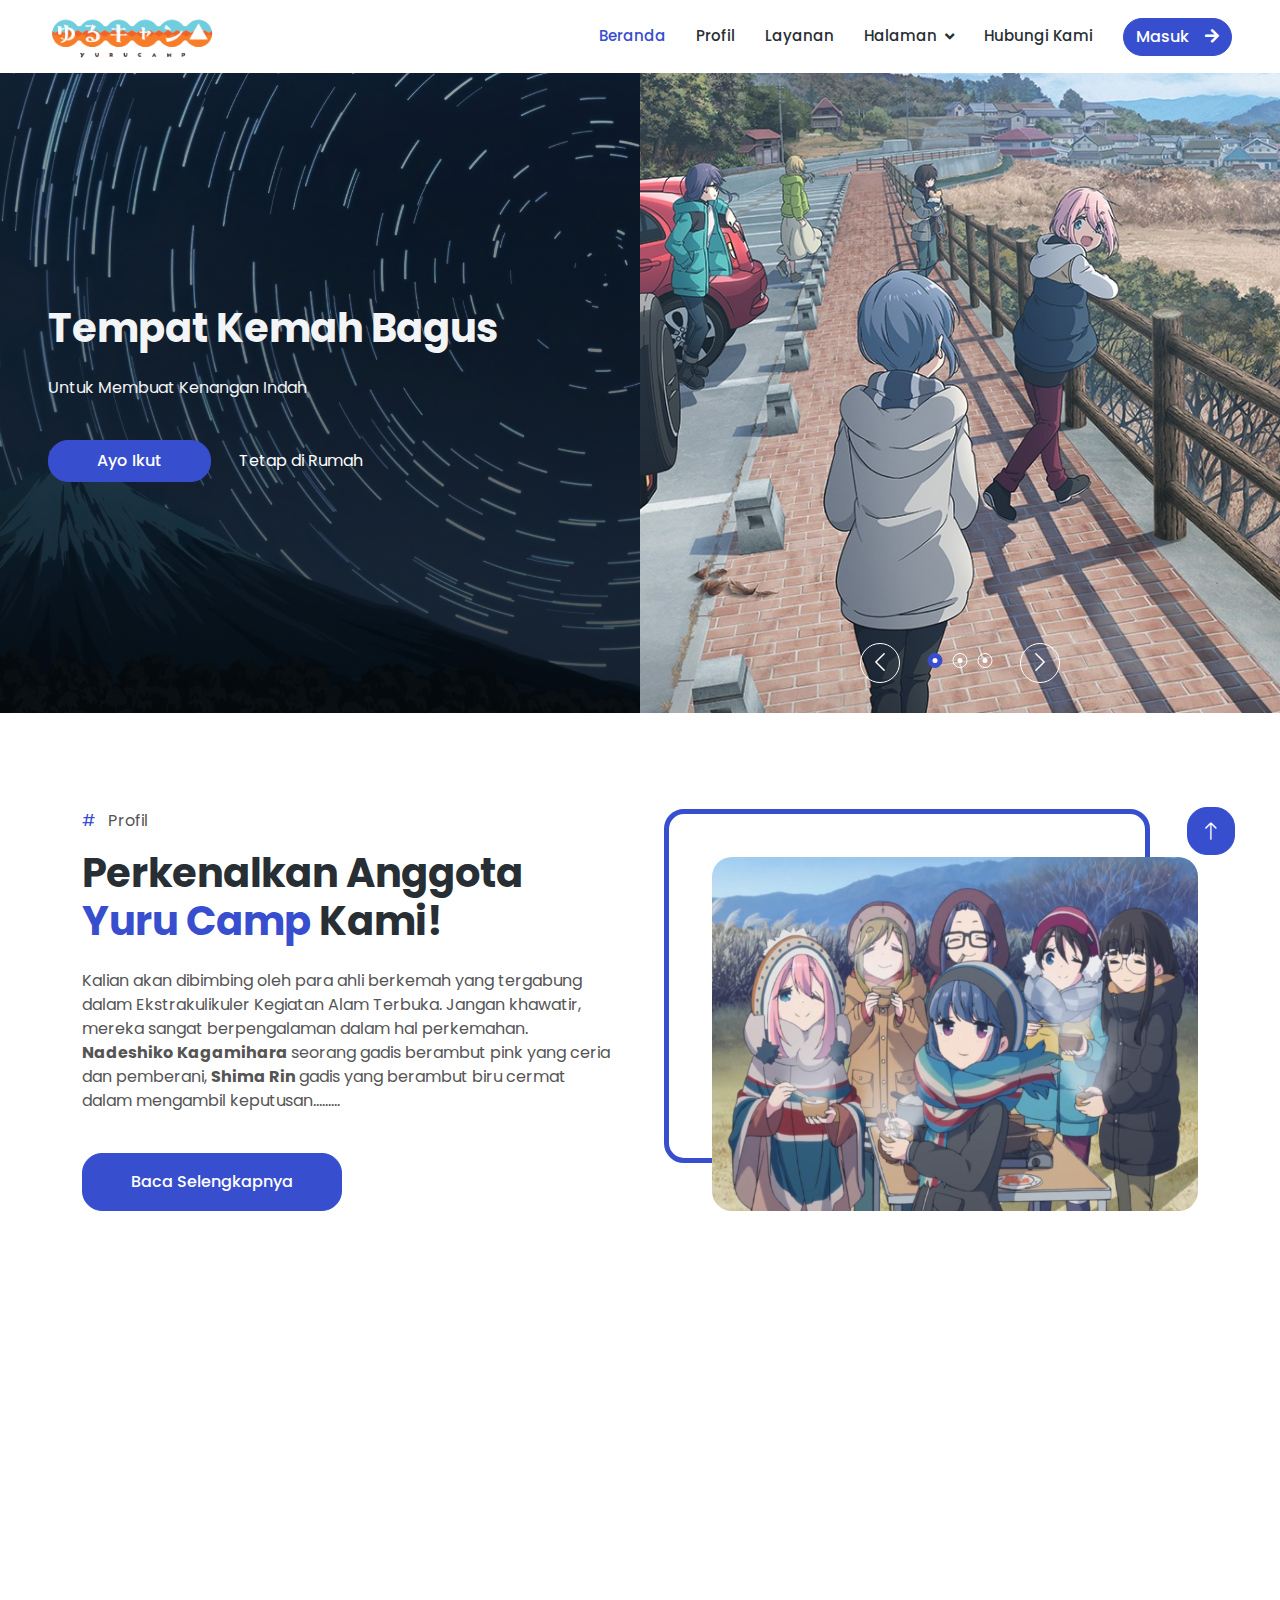
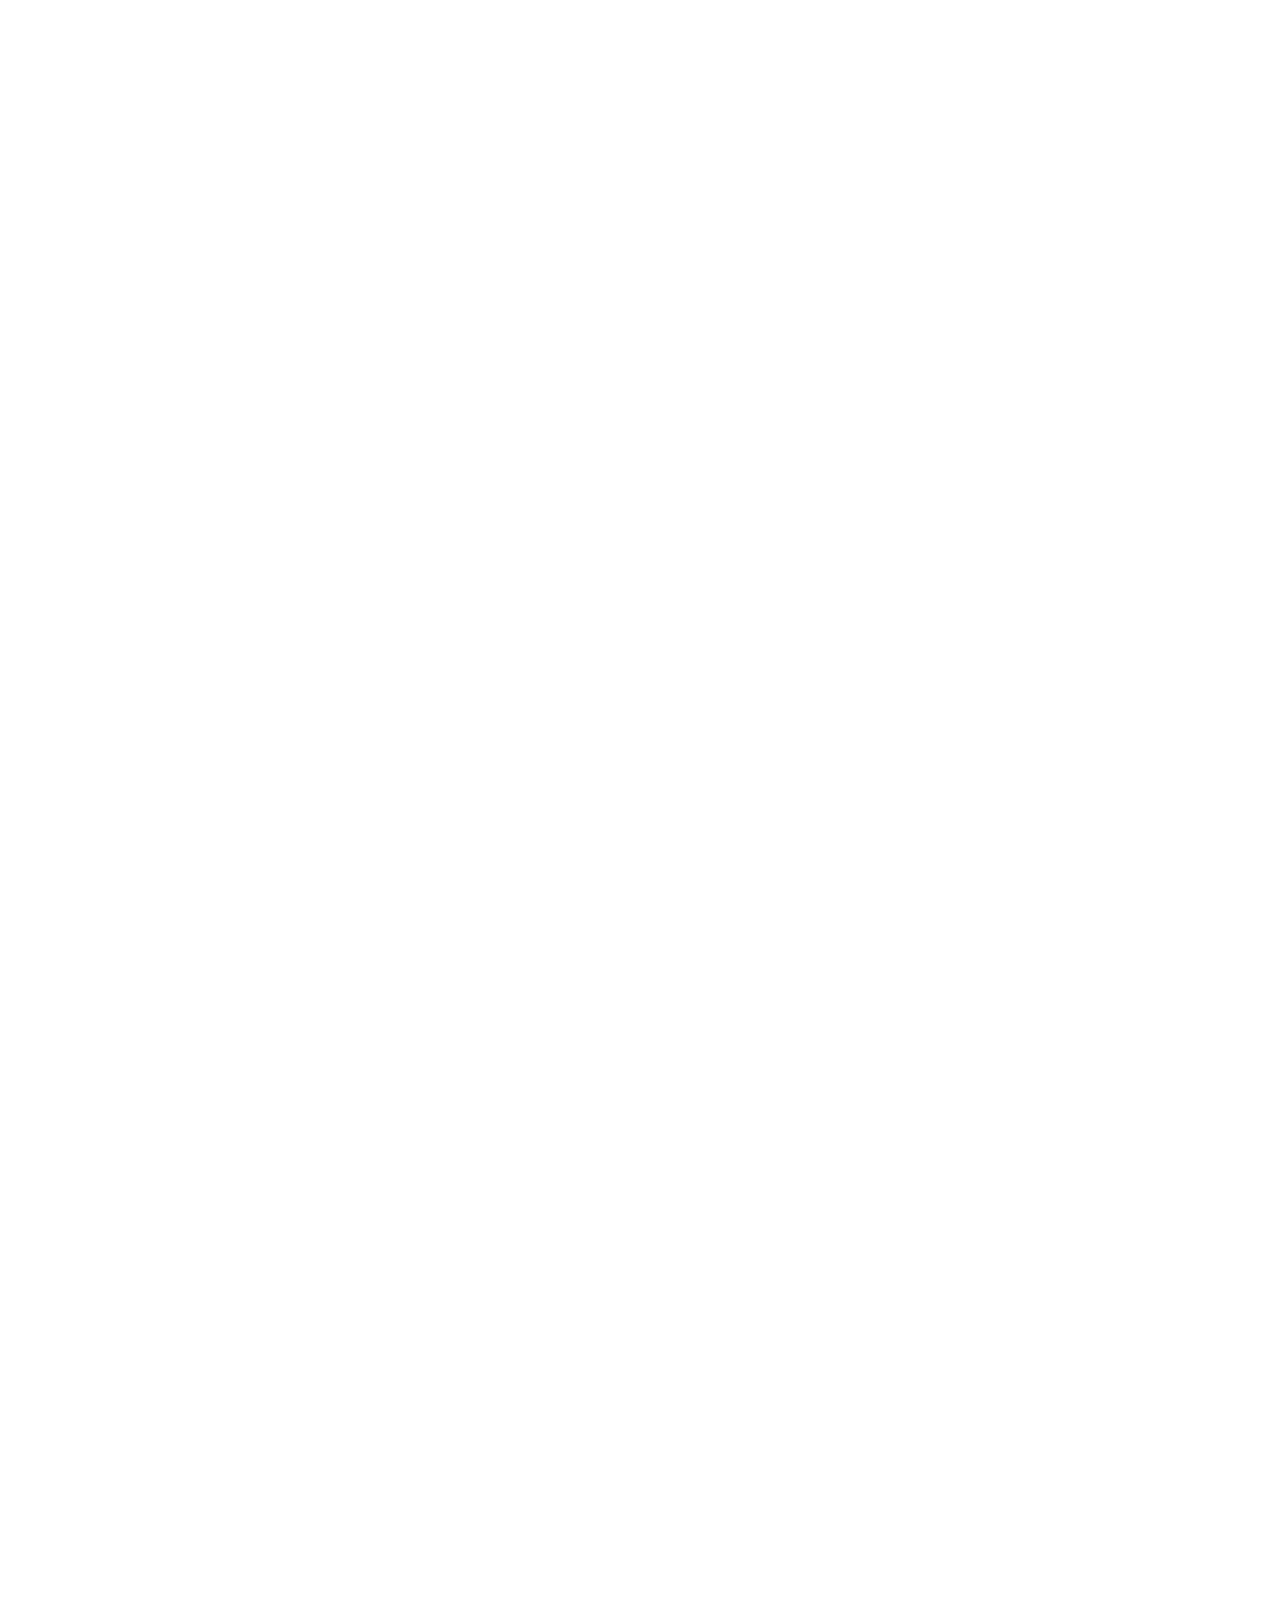
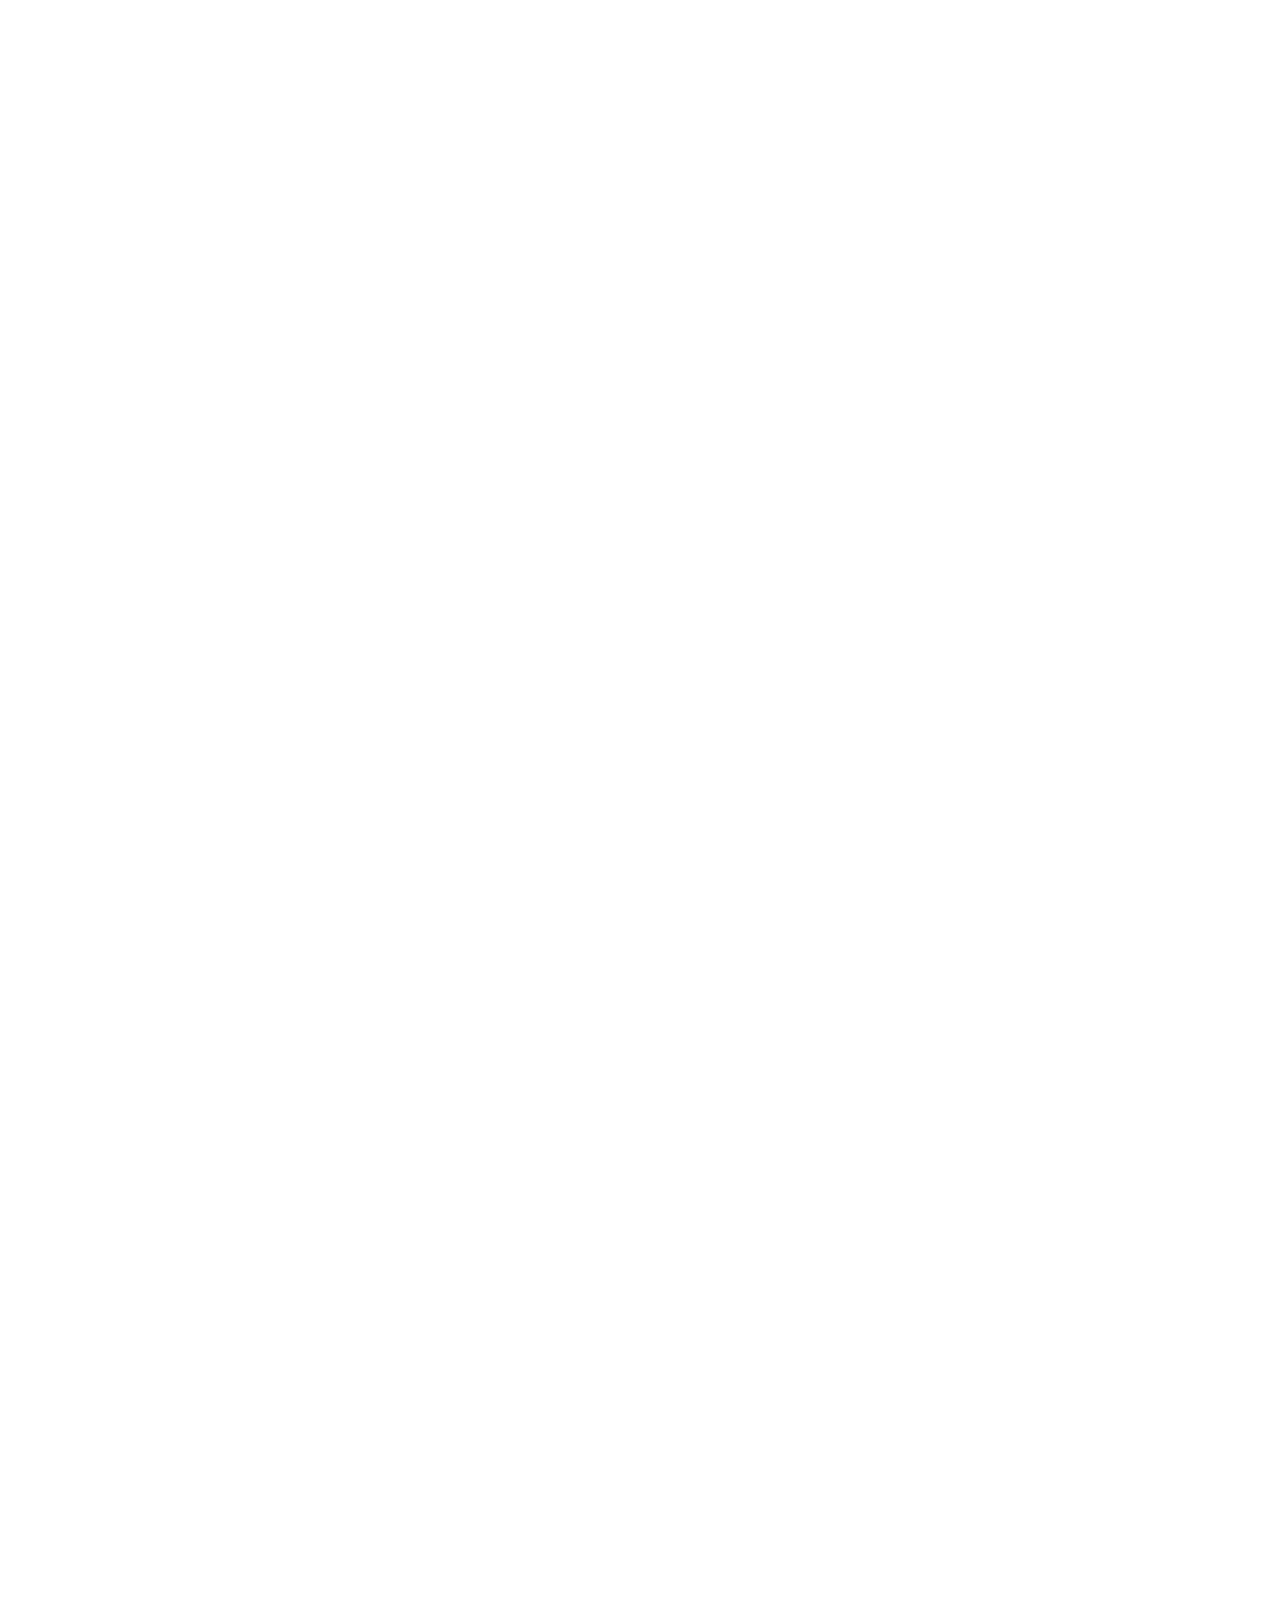
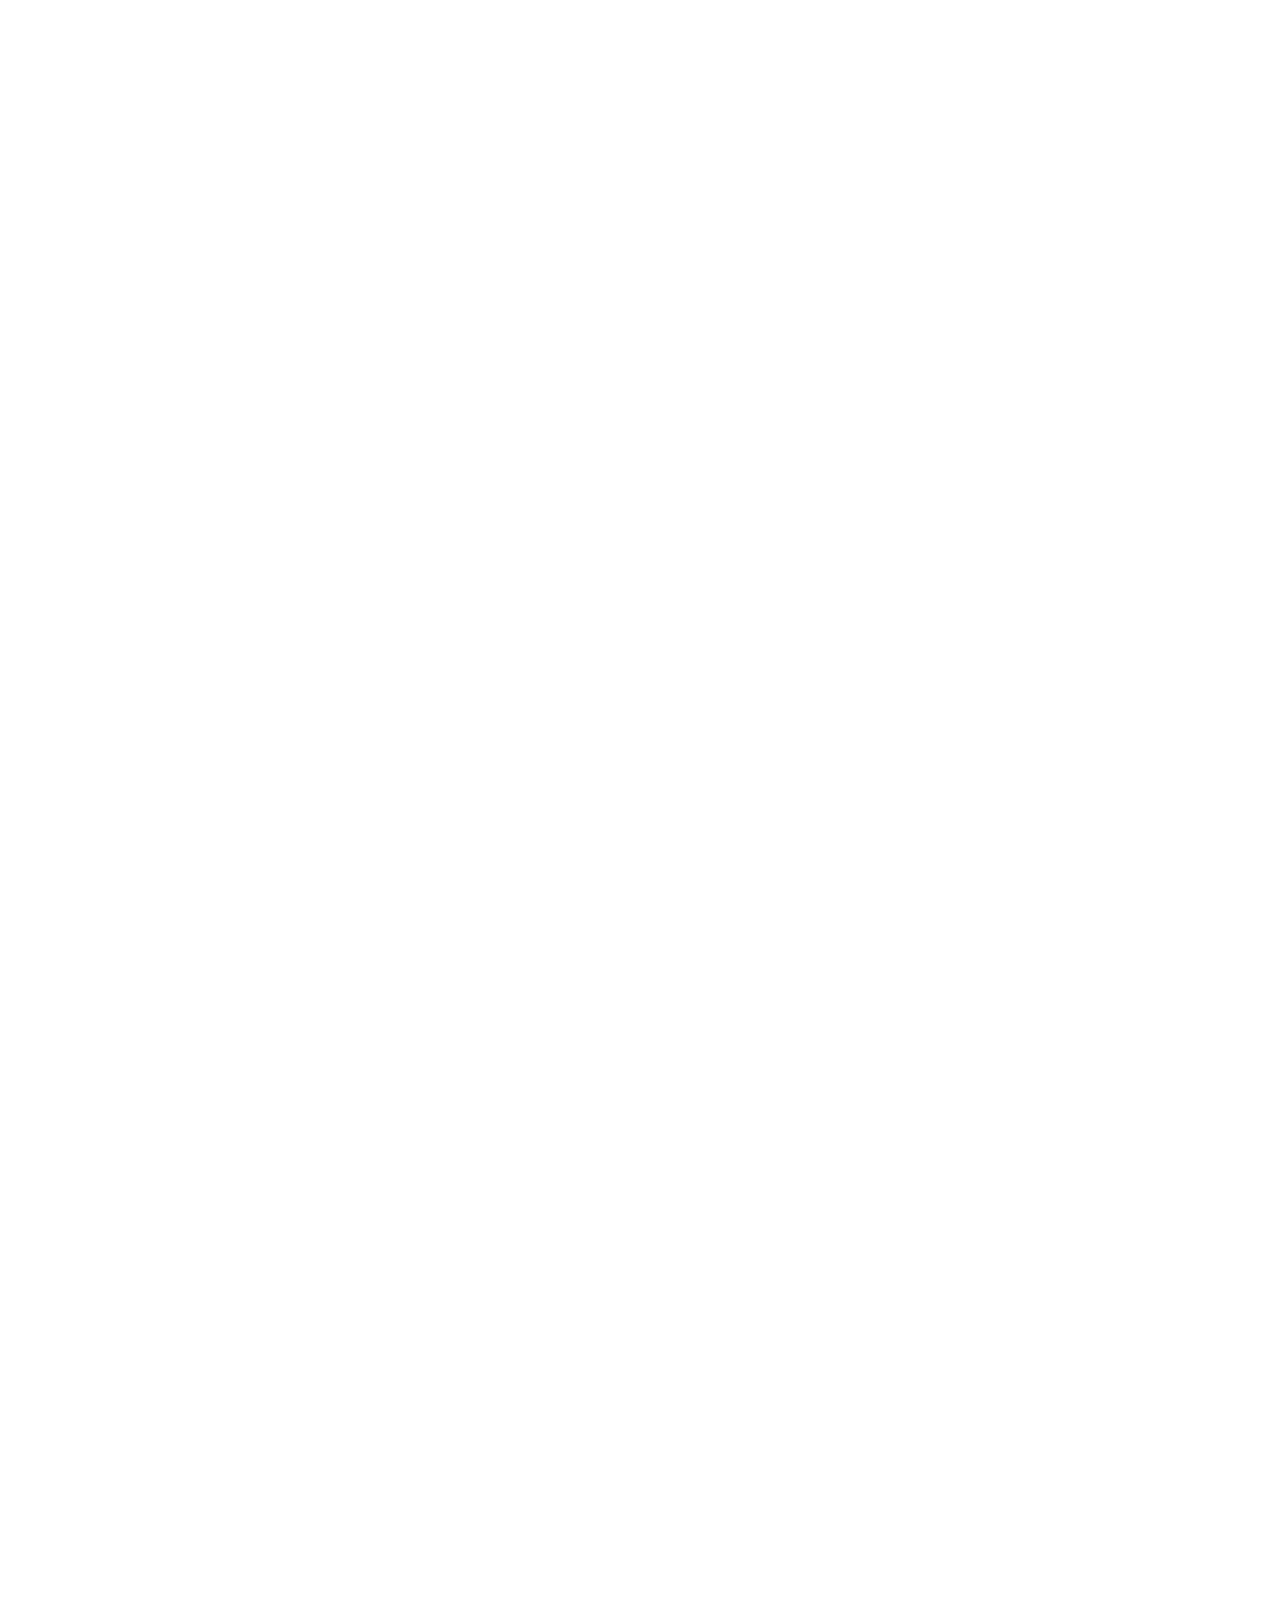
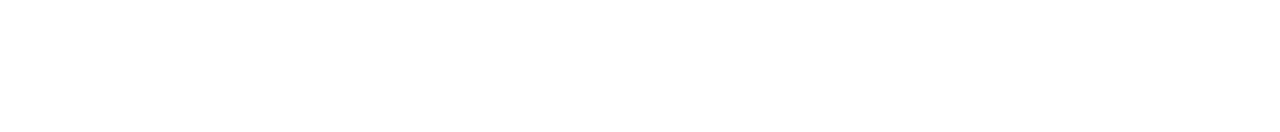
<file: index.html>
<!DOCTYPE html>
<html lang="en">
  <head>
    <meta charset="utf-8" />
    <title>Yuru Camp : Panduan Kemah</title>
    <meta content="width=device-width, initial-scale=1.0" name="viewport" />
    <meta content="" name="keywords" />
    <meta content="" name="description" />

    <!-- Favicon -->
    <link href="yurucamp/camp.png" rel="icon" />

    <!-- Google Web Fonts -->
    <link rel="preconnect" href="https://fonts.googleapis.com">
<link rel="preconnect" href="https://fonts.gstatic.com" crossorigin>
<link href="https://fonts.googleapis.com/css2?family=Poppins:wght@300;700&display=swap" rel="stylesheet">

    <!-- Icon Font Stylesheet -->
    <link
      href="https://cdnjs.cloudflare.com/ajax/libs/font-awesome/5.10.0/css/all.min.css"
      rel="stylesheet"
    />
    <link
      href="https://cdn.jsdelivr.net/npm/bootstrap-icons@1.4.1/font/bootstrap-icons.css"
      rel="stylesheet"
    />

    <!-- Libraries Stylesheet -->
    <link href="lib/animate/animate.min.css" rel="stylesheet" />
    <link href="lib/lightbox/css/lightbox.min.css" rel="stylesheet" />
    <link href="lib/owlcarousel/assets/owl.carousel.min.css" rel="stylesheet" />

    <!-- Customized Bootstrap Stylesheet -->
    <link href="css/bootstrap.min.css" rel="stylesheet" />

    <!-- Template Stylesheet -->
    <link href="css/style.css" rel="stylesheet" />
  </head>

  <body>
    <!-- Spinner Start -->
    <div
      id="spinner"
      class="show bg-white position-fixed translate-middle w-100 vh-100 top-50 start-50 d-flex align-items-center justify-content-center"
    >
      <div
        class="spinner-border text-primary"
        style="width: 3rem; height: 3rem"
        role="status"
      >
        <span class="sr-only">Loading...</span>
      </div>
    </div>
    <!-- Spinner End -->

    <!-- Navbar Start -->
    <nav
      class="navbar navbar-expand-lg bg-white navbar-light sticky-top py-lg-0 px-4 px-lg-5 wow fadeIn"
      data-wow-delay="0.1s"
    >
      <a href="index.html" class="navbar-brand p-0">
        <img class="img-fluid me-3" src="yurucamp/Yuru camp logo.png" alt="Icon" />
        <h1 class="m-0 text-primary"></h1>
      </a>
      <button
        type="button"
        class="navbar-toggler"
        data-bs-toggle="collapse"
        data-bs-target="#navbarCollapse"
      >
        <span class="navbar-toggler-icon"></span>
      </button>
      <div class="collapse navbar-collapse py-4 py-lg-0" id="navbarCollapse">
        <div class="navbar-nav ms-auto">
          <a href="index.html" class="nav-item nav-link active">Beranda</a>
          <a href="about.html" class="nav-item nav-link">Profil</a>
          <a href="service.html" class="nav-item nav-link">Layanan</a>
          <div class="nav-item dropdown">
            <a
              href="#"
              class="nav-link dropdown-toggle"
              data-bs-toggle="dropdown"
              >Halaman</a
            >
            <div class="dropdown-menu rounded-0 rounded-bottom m-0">
              <a href="animal.html" class="dropdown-item">Galeri</a>
              <a href="membership.html" class="dropdown-item">Pemesanan</a>
              <a href="visiting.html" class="dropdown-item">Jam Buka</a>
              <a href="testimonial.html" class="dropdown-item">Testimoni</a>
              <a href="event.html" class="dropdown-item">Berita</a>
            </div>
          </div>
          <a href="contact.html" class="nav-item nav-link">Hubungi Kami</a>
        </div>
        <a href="login.html" target="_blank" class="btn btn-primary"
          >Masuk<i class="fa fa-arrow-right ms-3"></i
        ></a>
      </div>
    </nav>
    <!-- Navbar End -->

    <!-- Header Start -->
    <div class="container-fluid bg-dark p-0 mb-5">
      <div class="row g-0 flex-column-reverse flex-lg-row">
        <div class="col-lg-6 p-0 wow fadeIn" data-wow-delay="0.1s">
          <div
            class="header-bg h-100 d-flex flex-column justify-content-center p-5"
          >
            <h2 class="display-6 text-light mb-4">
              Tempat Kemah Bagus
            </h2>
            <p class="display-8 text-light mb-3">
              Untuk Membuat Kenangan Indah
            </p>

            <div class="d-flex align-items-center pt-4 animated slideInDown">
              <a href="" class="btn btn-primary py-sm-2 px-3 px-sm-5 me-1"
                >Ayo Ikut</a>
                <span></span>
              </button>
              <p class="text-gray m-0 ms-4 d-none d-sm-block"> <a href="404.html"> Tetap di Rumah </a> </p>
            </div>
          </div>
        </div>
        <div class="col-lg-6 wow fadeIn" data-wow-delay="0.5s">
          <div class="owl-carousel header-carousel">
            <div class="owl-carousel-item">
              <img class="img-fluid" src="yurucamp/1181542 - Copy.jpg" alt="" />
            </div>
            <div class="owl-carousel-item">
              <img class="img-fluid" src="yurucamp/882391 - Copy.jpg" alt="" />
            </div>
            <div class="owl-carousel-item">
              <img class="img-fluid" src="yurucamp/1140046 - Copy.jpg" alt="" />
            </div>
          </div>
        </div>
      </div>
    </div>
    <!-- Header End -->

    <!-- About Start -->
    <div class="container-xxl py-5">
      <div class="container">
        <div class="row g-5">
          <div class="col-lg-6 wow fadeInUp" data-wow-delay="0.1s">
            <p><span class="text-primary me-2">#</span> Profil</p>
            <h1 class="display-6 mb-4">
              Perkenalkan Anggota
              <span class="text-primary">Yuru Camp</span> Kami!
            </h1>
            <p class="mb-4">
              Kalian akan dibimbing oleh para ahli berkemah yang tergabung dalam Ekstrakulikuler
              Kegiatan Alam Terbuka. Jangan khawatir, mereka sangat berpengalaman dalam hal
              perkemahan. <b> Nadeshiko Kagamihara </b>seorang gadis berambut pink yang ceria dan pemberani,
               <b> Shima Rin </b> gadis yang berambut biru cermat dalam mengambil keputusan.........
            </p>
            <a class="btn btn-primary py-3 px-5 mt-3" href="about.html">Baca Selengkapnya</a>
          </div>
          <div class="col-lg-6 wow fadeInUp" data-wow-delay="0.5s">
            <div class="img-border">
              <img class="img-fluid" src="yurucamp/2736020.png" alt="" />
            </div>
          </div>
        </div>
      </div>
    </div>
    <!-- About End -->

    <!-- Facts Start -->
    <div
      class="container-xxl bg-primary facts my-5 py-5 wow fadeInUp"
      data-wow-delay="0.1s"
    >
      <div class="container py-5">
        <div class="row g-4">
          <div
            class="col-md-6 col-lg-6 text-center wow fadeIn"
            data-wow-delay="0.3s"
          >
            <i class="fa fa-users fa-3x text-primary mb-3"></i>
            <h1 class="text-white mb-2" data-toggle="counter-up">100</h1>
            <p class="text-white mb-0">Pekemah Aktif</p>
          </div>
          <div
            class="col-md-6 col-lg-5 text-center wow fadeIn"
            data-wow-delay="0.5s"
          >
            <i class="fa fa-certificate fa-3x text-primary mb-3"></i>
            <h1 class="text-white mb-2" data-toggle="counter-up">200</h1>
            <p class="text-white mb-0">Tenda Didirikan</p>
          </div>
        </div>
      </div>
    </div>
    <!-- Facts End -->

    <!-- Service Start -->
    <div class="container-xxl py-5">
      <div class="container">
        <div class="row g-5 mb-5 wow fadeInUp" data-wow-delay="0.1s">
          <div class="col-lg-6">
            <p><span class="text-primary me-2">#</span>Layanan</p>
            <h1 class="display-5 mb-0">
              Pelayanan Spesial untuk Para
              <span class="text-primary">Pekemah</span>
            </h1>
          </div>
          <div class="col-lg-6">
            <div
              class="bg-primary h-100 d-flex align-items-center py-4 px-4 px-sm-5"
            >
              <i class="fa fa-3x fa-mobile-alt text-white"></i>
              <div class="ms-4">
                <p class="text-white mb-0">Nomor Darurat :</p>
                <h2 class="text-white mb-0">070 3776 223</h2>
              </div>
            </div>
          </div>
        </div>
        <div class="row gy-5 gx-4">
          <div
            class="col-lg-3 col-md-4 col-sm-6 wow fadeInUp"
            data-wow-delay="0.1s"
          >
            <img class="img-fluid mb-3" src="img/icon/icon-2.png" alt="Icon" />
            <h5 class="mb-3">Tempat Parkir</h5>
            <span
              >Di setiap perkemahan kami, kami menyediakan tempat parkir yang luas
              untuk kendaraan anda.</span
            >
          </div>
          <div
            class="col-lg-3 col-md-4 col-sm-6 wow fadeInUp"
            data-wow-delay="0.3s"
          >
            <img class="img-fluid mb-3" src="img/icon/icon-3.png" alt="Icon" />
            <h5 class="mb-3">Zona Foto</h5>
            <span
              >Kami selalu merekomendasikan tempat kemah
              yang mempunyai pemandangan yang memanjakan mata.</span
            >
          </div>
          <div
            class="col-lg-3 col-md-4 col-sm-6 wow fadeInUp"
            data-wow-delay="0.5s"
          >
            <img class="img-fluid mb-3" src="img/icon/icon-4.png" alt="Icon" />
            <h5 class="mb-3">Pemandu Kemah</h5>
            <span
              >Jika anda baru dalam dunia perkemahan, tenang saja kami
              akan membantu anda sampai menjadi master kemah.</span
            >
          </div>
          <div
            class="col-lg-3 col-md-4 col-sm-6 wow fadeInUp"
            data-wow-delay="0.7s"
          >
            <img class="img-fluid mb-3" src="img/icon/icon-5.png" alt="Icon" />
            <h5 class="mb-3">Tempat Makan</h5>
            <span
              >Di lingkungan kemah kami, terdapat restoran ataupun warung 
              yang jaraknya terjangkau dengan hanya jalan kaki.</span
            >
          </div>
          <div
            class="col-lg-3 col-md-4 col-sm-6 wow fadeInUp"
            data-wow-delay="0.1s"
          >
            <img class="img-fluid mb-3" src="img/icon/icon-6.png" alt="Icon" />
            <h5 class="mb-3">Supermarket</h5>
            <span
              >Terdapat 2 Supermarket di lingkungan perkemahan kami,
              supaya anda mudah dalam mencari obat atau lainnya.</span
            >
          </div>
          <div
            class="col-lg-3 col-md-4 col-sm-6 wow fadeInUp"
            data-wow-delay="0.3s"
          >
            <img class="img-fluid mb-3" src="img/icon/icon-7.png" alt="Icon" />
            <h5 class="mb-3">Wi-Fi Gratis</h5>
            <span
              >Kami menyediakan internet gratis untuk mempermudah anda
              dalam menghubungi keluarga atau teman. </span
            >
          </div>
          <div
            class="col-lg-3 col-md-4 col-sm-6 wow fadeInUp"
            data-wow-delay="0.5s"
          >
            <img class="img-fluid mb-3" src="img/icon/icon-8.png" alt="Icon" />
            <h5 class="mb-3">Taman Bermain</h5>
            <span
              >Kami menyediakan taman bermain bagi anda atau
               <br> anak anda yang ingin bermain.</span
            >
          </div>
          <div
            class="col-lg-3 col-md-4 col-sm-6 wow fadeInUp"
            data-wow-delay="0.7s"
          >
            <img class="img-fluid mb-3" src="img/icon/icon-9.png" alt="Icon" />
            <h5 class="mb-3">Klinik</h5>
            <span
              >Kami menyediakan klinik bagi anda yang merasa tidak enak badan
              waktu sedang berada di perkemahan.</span
            >
          </div>
        </div>
      </div>
    </div>
    <!-- Service End -->

    <!-- Service Start -->
    <div class="container-xxl py-5">
      <div class="container">
        <div class="row g-5 mb-5 wow fadeInUp" data-wow-delay="0.1s">
          <div class="col-lg-6">
            <p><span class="text-primary me-2">#</span>Berita</p>
            <h1 class="display-5 mb-0">
              Berita 
              <span class="text-primary">Harian</span>
            </h1>
          </div>
        </div>
        <div class="row gy-5 gx-4">
          <div
            class="col-lg-3 col-md-4 col-sm-6 wow fadeInUp"
            data-wow-delay="0.1s"
          >
            <img class="img-fluid mb-5" style="border-radius:20px" src="berita/movie.jpg" alt="Icon" />
            <h5 class="mb-3">Yuru Camp Movie</h5>
            <p class="mb-5">Film ini telah tayang pada 1 Juli 2022 lalu, sayangnya
              tidak tayang di Indonesia...........
            </p>
             <a class="btn btn-primary py-sm-2 px-3 px-sm-5 me-1" href="event1.html">Baca Selengkapnya</a>
          </div>
          <div
            class="col-lg-3 col-md-4 col-sm-6 wow fadeInUp"
            data-wow-delay="0.1s"
          >
            <img class="img-fluid mb-4" style="border-radius:20px" src="berita/season.jpg" alt="Icon" />
            <h5 class="mb-3">Yuru Camp Season 3? <br> </h5>
            <p class="mb-5">Kabarnya Anime Yuru Camp akan mendapat musim
              ke 3, benarkah......?
            </p>
             <a class="btn btn-primary py-sm-2 px-3 px-sm-5 me-1" href="event2.html">Baca Selengkapnya</a>
          </div>
        </div>
      </div>
    </div>
    <!-- Service End -->

    <!-- Animal Start -->
    <div class="container-xxl py-5">
      <div class="container">
        <div
          class="row g-5 mb-5 align-items-end wow fadeInUp"
          data-wow-delay="0.1s"
        >
          <div class="col-lg-6">
            <p><span class="text-primary me-2">#</span>Galeri</p>
            <h1 class="display-5 mb-0">
              Foto Kami Waktu <span class="text-primary">Berkemah</span>
            </h1>
          </div>
          <div class="col-lg-6 text-lg-end">
            <a class="btn btn-primary py-3 px-5" href="animal.html"
              >Lihat Lebih Banyak</a
            >
          </div>
        </div>
        <div class="row g-4">
          <div class="col-lg-4 col-md-6 wow fadeInUp" data-wow-delay="0.1s">
            <div class="row g-4">
              <div class="col-12">
                <a
                  class="animal-item"
                  href="yurucamp/902877(1).png"
                  data-lightbox="animal"
                >
                  <div class="position-relative">
                    <img class="img-fluid" src="yurucamp/902877(1).png" alt="" />
                    <div class="animal-text p-4">
                      <p class="text-white small  mb-0">Persiapan</p>
                      <h5 class="text-white mb-0">Kemah</h5>
                    </div>
                  </div>
                </a>
              </div>
              <div class="col-12">
                <a
                  class="animal-item"
                  href="yurucamp/3745664.jpg"
                  data-lightbox="animal"
                >
                  <div class="position-relative">
                    <img class="img-fluid" src="yurucamp/3745664.jpg" alt="" />
                    <div class="animal-text p-4">
                      <p class="text-white small  mb-0">Makan</p>
                      <h5 class="text-white mb-0">Bersama</h5>
                    </div>
                  </div>
                </a>
              </div>
            </div>
          </div>
          <div class="col-lg-4 col-md-6 wow fadeInUp" data-wow-delay="0.3s">
            <div class="row g-4">
              <div class="col-12">
                <a
                  class="animal-item"
                  href="yurucamp/935237.png"
                  data-lightbox="animal"
                >
                  <div class="position-relative">
                    <img class="img-fluid" src="yurucamp/935237.png" alt="" />
                    <div class="animal-text p-4">
                      <p class="text-white small  mb-0">Pemandangan</p>
                      <h5 class="text-white mb-0">Siang Hari</h5>
                    </div>
                  </div>
                </a>
              </div>
              <div class="col-12">
                <a
                  class="animal-item"
                  href="yurucamp/934534.png"
                  data-lightbox="animal"
                >
                  <div class="position-relative">
                    <img class="img-fluid" src="yurucamp/934534.png" alt="" />
                    <div class="animal-text p-4">
                      <p class="text-white small  mb-0">Menikmati</p>
                      <h5 class="text-white mb-0">Matahari Terbit</h5>
                    </div>
                  </div>
                </a>
              </div>
              <div class="col-12">
                <a
                  class="animal-item"
                  href="yurucamp/2736013.jpg"
                  data-lightbox="animal"
                >
                  <div class="position-relative">
                    <img class="img-fluid" src="yurucamp/2736013.jpg" alt="" />
                    <div class="animal-text p-4">
                      <p class="text-white small  mb-0">Pemandangan Malam</p>
                      <h5 class="text-white mb-0">Gunung Fuji</h5>
                    </div>
                  </div>
                </a>
              </div>
            </div>
          </div>
          <div class="col-lg-4 col-md-6 wow fadeInUp" data-wow-delay="0.5s">
            <div class="row g-4">
              <div class="col-12">
                <a
                  class="animal-item"
                  href="yurucamp/2736023.png"
                  data-lightbox="animal"
                >
                  <div class="position-relative">
                    <img class="img-fluid" src="yurucamp/2736023.png" alt="" />
                    <div class="animal-text p-4">
                      <p class="text-white small  mb-0">Pemandangan</p>
                      <h5 class="text-white mb-0">Di Malam  Hari</h5>
                    </div>
                  </div>
                </a>
              </div>
              <div class="col-12">
                <a
                  class="animal-item"
                  href="yurucamp/1140286.png"
                  data-lightbox="animal"
                >
                  <div class="position-relative">
                    <img class="img-fluid" src="yurucamp/1140286.png" alt="" />
                    <div class="animal-text p-4">
                      <p class="text-white small  mb-0">Reuni</p>
                      <h5 class="text-white mb-0">Teman Masa Kecil</h5>
                    </div>
                  </div>
                </a>
              </div>
              <div class="col-12">
                <a
                  class="animal-item"
                  href="yurucamp/1010447.jpg"
                  data-lightbox="animal"
                >
                  <div class="position-relative">
                    <img class="img-fluid" src="yurucamp/1010447.jpg" alt="" />
                    <div class="animal-text p-4">
                      <p class="text-white small  mb-0">Tenda </p>
                      <h5 class="text-white mb-0">Pertama Kami</h5>
                    </div>
                  </div>
                </a>
              </div>
            </div>
          </div>
        </div>
      </div>
    </div>
    <!-- Animal End -->

    <!-- Visiting Hours Start -->
    <div
      class="container-xxl bg-primary visiting-hours my-5 py-5 wow fadeInUp"
      data-wow-delay="0.1s"
    >
      <div class="container py-5">
        <div class="row g-5">
          <div class="col-md-6 wow fadeIn" data-wow-delay="0.3s">
            <h1 class="display-6 text-white mb-5">Jam Buka</h1>
            <ul class="list-group list-group-flush">
              <li class="list-group-item">
                <span>Senin sampai Jumat</span>
                <span>8:00 Pagi - 10:00 Malam</span>
              <li class="list-group-item">
                <span>Sabtu</span>
                <span>6:00 Pagi - 10:00 Malam</span>
              </li>
              <li class="list-group-item">
                <span>Minggu</span>
                <span>5:00 Pagi - 10:00 Malam</span>
              </li>
            </ul>
          </div>
          <div class="col-md-6 text-light wow fadeIn" data-wow-delay="0.5s">
            <h1 class="display-6 text-white mb-5">Info Kontak</h1>
            <table class="table">
              <tbody>
                <tr>
                  <td>Bantuan</td>
                  <td>
                    <p class="mb-2">070 3776 223</p>
                  </td>
                </tr>
              </tbody>
            </table>
          </div>
        </div>
      </div>
    </div>
    <!-- Visiting Hours End -->

    <!-- Membership Start -->
    <div class="container-xxl py-5">
      <div class="container">
        <div
          class="row g-5 mb-5 align-items-end wow fadeInUp"
          data-wow-delay="0.1s"
        >
          <div class="col-lg-6">
            <p><span class="text-primary me-2">#</span>Pemesanan</p>
            <h1 class="display-5 mb-0">
              Pesan Paket untuk 
              <span class="text-primary">Berkemah</span>
            </h1>
          </div>
          <div class="col-lg-6 text-lg-end">
            <a class="btn btn-primary py-3 px-5" href="membership.html">Lihat Lebih Banyak</a>
          </div>
        </div>
        <div class="row g-4">
          <div class="col-lg-4 col-md-6 wow fadeInUp" data-wow-delay="0.1s">
            <div class="membership-item position-relative">
              <img class="img-fluid" src="pemesanan/882391 - Copy.jpg" alt="" />
              <h1 class="display-1">01</h1>
              <h4 class="text-white mb-3">Paket Pemula</h4>
              <h3 class="text-white mb-4">Rp. 50.000</h3>
              <p><i class="fa fa-check text-primary me-3"></i>2 hari 1 malam</p>
              <p>
                <i class="fa fa-check text-primary me-3"></i>1 Tenda untuk 2 orang
              </p>
              <p>
                <i class="fa fa-check text-primary me-3"></i>Dipandu anggota kami
              </p>
              <a class="btn btn-outline-light px-4 mt-3" href="">Pesan</a>
            </div>
          </div>
          <div class="col-lg-4 col-md-6 wow fadeInUp" data-wow-delay="0.3s">
            <div class="membership-item position-relative">
              <img class="img-fluid" src="pemesanan/912400.jpg" alt="" />
              <h1 class="display-1">02</h1>
              <h4 class="text-white mb-3">Profesional</h4>
              <h3 class="text-white mb-4">Rp. 75.000</h3>
              <p><i class="fa fa-check text-primary me-3"></i>3 hari 2 malam</p>
              <p>
                <i class="fa fa-check text-primary me-3"></i>2 Tenda untuk 2 orang
              </p>
              <p>
                <i class="fa fa-check text-primary me-3"></i>Stok Kayu Bakar 
              </p>
              <a class="btn btn-outline-light px-4 mt-3" href="">Pesan</a>
            </div>
          </div>
          <div class="col-lg-4 col-md-6 wow fadeInUp" data-wow-delay="0.5s">
            <div class="membership-item position-relative">
              <img class="img-fluid" src="pemesanan/1538830.jpg" alt="" />
              <h1 class="display-1">03</h1>
              <h4 class="text-white mb-3">Ekslusif</h4>
              <h3 class="text-white mb-4">Rp. 500.000</h3>
              <p><i class="fa fa-check text-primary me-3"></i>7 hari 6 malam</p>
              <p>
                <i class="fa fa-check text-primary me-3"></i>6 Tenda untuk 2 orang
              </p>
              <p>
                <i class="fa fa-check text-primary me-3"></i>Mendapatkan Souvenir
              </p>
              <a class="btn btn-outline-light px-4 mt-3" href="">Pesan</a>
            </div>
          </div>
        </div>
      </div>
    </div>
    <!-- Membership End -->

    <!-- Testimonial Start -->
    <div class="container-xxl py-5">
      <div class="container">
        <h1
          class="display-5 text-center mb-5 wow fadeInUp"
          data-wow-delay="0.1s"
        >
          Kata Pekemah Kami!
        </h1>
        <div
          class="owl-carousel testimonial-carousel wow fadeInUp"
          data-wow-delay="0.1s"
        >
          <div class="testimonial-item text-center">
            <img
              class="img-fluid rounded-circle border border-2 p-2 mx-auto mb-4"
              src="Testimoni/1140286.png"
              style="width: 100px; height: 100px"
            >
            <div class="testimonial-text rounded text-center p-4">
              <p>
                Berkat teman masa kecil saya, <b>Nadeshiko Kagemihara</b>
                yang telah merekomendasikan situs ini, saya pun 
                merasa senang karena bisa berkemah dan bertemu banyak
                teman baru.
              </p>
              <h5 class="mb-1">Ayano Toki</h5>
              <span class="fst-italic">Teknisi Kendaraan</span>
            </div>
          </div>
          <div class="testimonial-item text-center">
            <img
              class="img-fluid rounded-circle border border-2 p-2 mx-auto mb-4"
              src="Testimoni/1140046 - Copy.jpg"
              style="width: 100px; height: 100px"
            />
            <div class="testimonial-text rounded text-center p-4">
              <p>
                Sebenarnya saya awalnya tidak suka berkemah,
                tapi saat kakak saya yaitu <b>Aoi Inuyama</b> merekomendasikan
                tempat kemah yang banyak hewan imutnya, saya jadi suka 
                berkemah. Mereka memang ahlinya dalam berkemah.
              </p>
              <h5 class="mb-1">Akari Inuyama</h5>
              <span class="fst-italic">Mahasiswa</span>
            </div>
          </div>
          <div class="testimonial-item text-center">
            <img
              class="img-fluid rounded-circle border border-2 p-2 mx-auto mb-4"
              src="Testimoni/1010449.jpg"
              style="width: 100px; height: 100px"
            />
            <div class="testimonial-text rounded text-center p-4">
              <p>
                Saat SMA dulu, saya direkomendasikan teman masa kecil
                saya, <b>Shima Rin</b> untuk melakukan kemah bersama 
                para anggota Ekstrakulikulerkegiatan alam terbuka.
                Saya sangat senang karena saya bisa belajar
                banyak hal baru.
              </p>
              <h5 class="mb-1">Ena Saito</h5>
              <span class="fst-italic">Pegawai Salon Binatang</span>
            </div>
          </div>
        </div>
      </div>
    </div>
    <!-- Testimonial End -->

    <!-- Footer Start -->
    <div
      class="container-fluid footer bg-dark text-light footer mt-5 pt-5 wow fadeIn"
      data-wow-delay="0.1s"
    >
      <div class="container py-5">
        <div class="row g-5">
          <div class="col-lg-3 col-md-6">
            <img src="yurucamp/Yuru camp logo.png" width="60%">
            <p class="mb-2">Adaptasi serial anime televisi untuk Yuru Camp telah tayang perdana pada 4 Januari 2018,
               disutradarai oleh Yoshiaki Kyōgoku serta diproduksi oleh C-Station.
          </div>
          <div class="col-lg-3 col-md-6">
            <h5 class="text-light mb-4">Menu</h5>
            <a class="btn btn-link" href="about.html">Profil</a>
            <a class="btn btn-link" href="contact.html">Hubungi Kami</a>
            <a class="btn btn-link" href="service.html">Layanan</a>
          </div>
          <div class="col-lg-3 col-md-6">
            <h5 class="text-light mb-4">Kontak</h5>
            <p class="mb-2">070 3776 223</p>
          </div>
          <div class="col-lg-3 col-md-6">
            <h5 class="text-light mb-4">Berlangganan</h5>
            <p>Masuk agar tidak ketinggalan berita dari kami.</p>
            <div class="position-relative mx-auto" style="max-width: 400px">
              <input
                class="form-control border-0 w-100 py-8 ps-4 pe-5"
                type="text"
                placeholder="Email Kamu"
              >
              <button
                type="button"
                class="btn btn-primary py-2 position-left top-4 end-0 mt-2 me-6"
              >
                Masuk
              </button>
            </div>
          </div>
        </div>
      </div>
    </div>
    <!-- Footer End -->

    <!-- Back to Top -->
    <a href="#" class="btn btn-lg btn-primary btn-lg-square back-to-top"
      ><i class="bi bi-arrow-up"></i
    ></a>

    <!-- JavaScript Libraries -->
    <script src="https://code.jquery.com/jquery-3.4.1.min.js"></script>
    <script src="https://cdn.jsdelivr.net/npm/bootstrap@5.0.0/dist/js/bootstrap.bundle.min.js"></script>
    <script src="lib/wow/wow.min.js"></script>
    <script src="lib/easing/easing.min.js"></script>
    <script src="lib/waypoints/waypoints.min.js"></script>
    <script src="lib/counterup/counterup.min.js"></script>
    <script src="lib/owlcarousel/owl.carousel.min.js"></script>
    <script src="lib/lightbox/js/lightbox.min.js"></script>

    <!-- Template Javascript -->
    <script src="js/main.js"></script>
  </body>
</html>
</file>
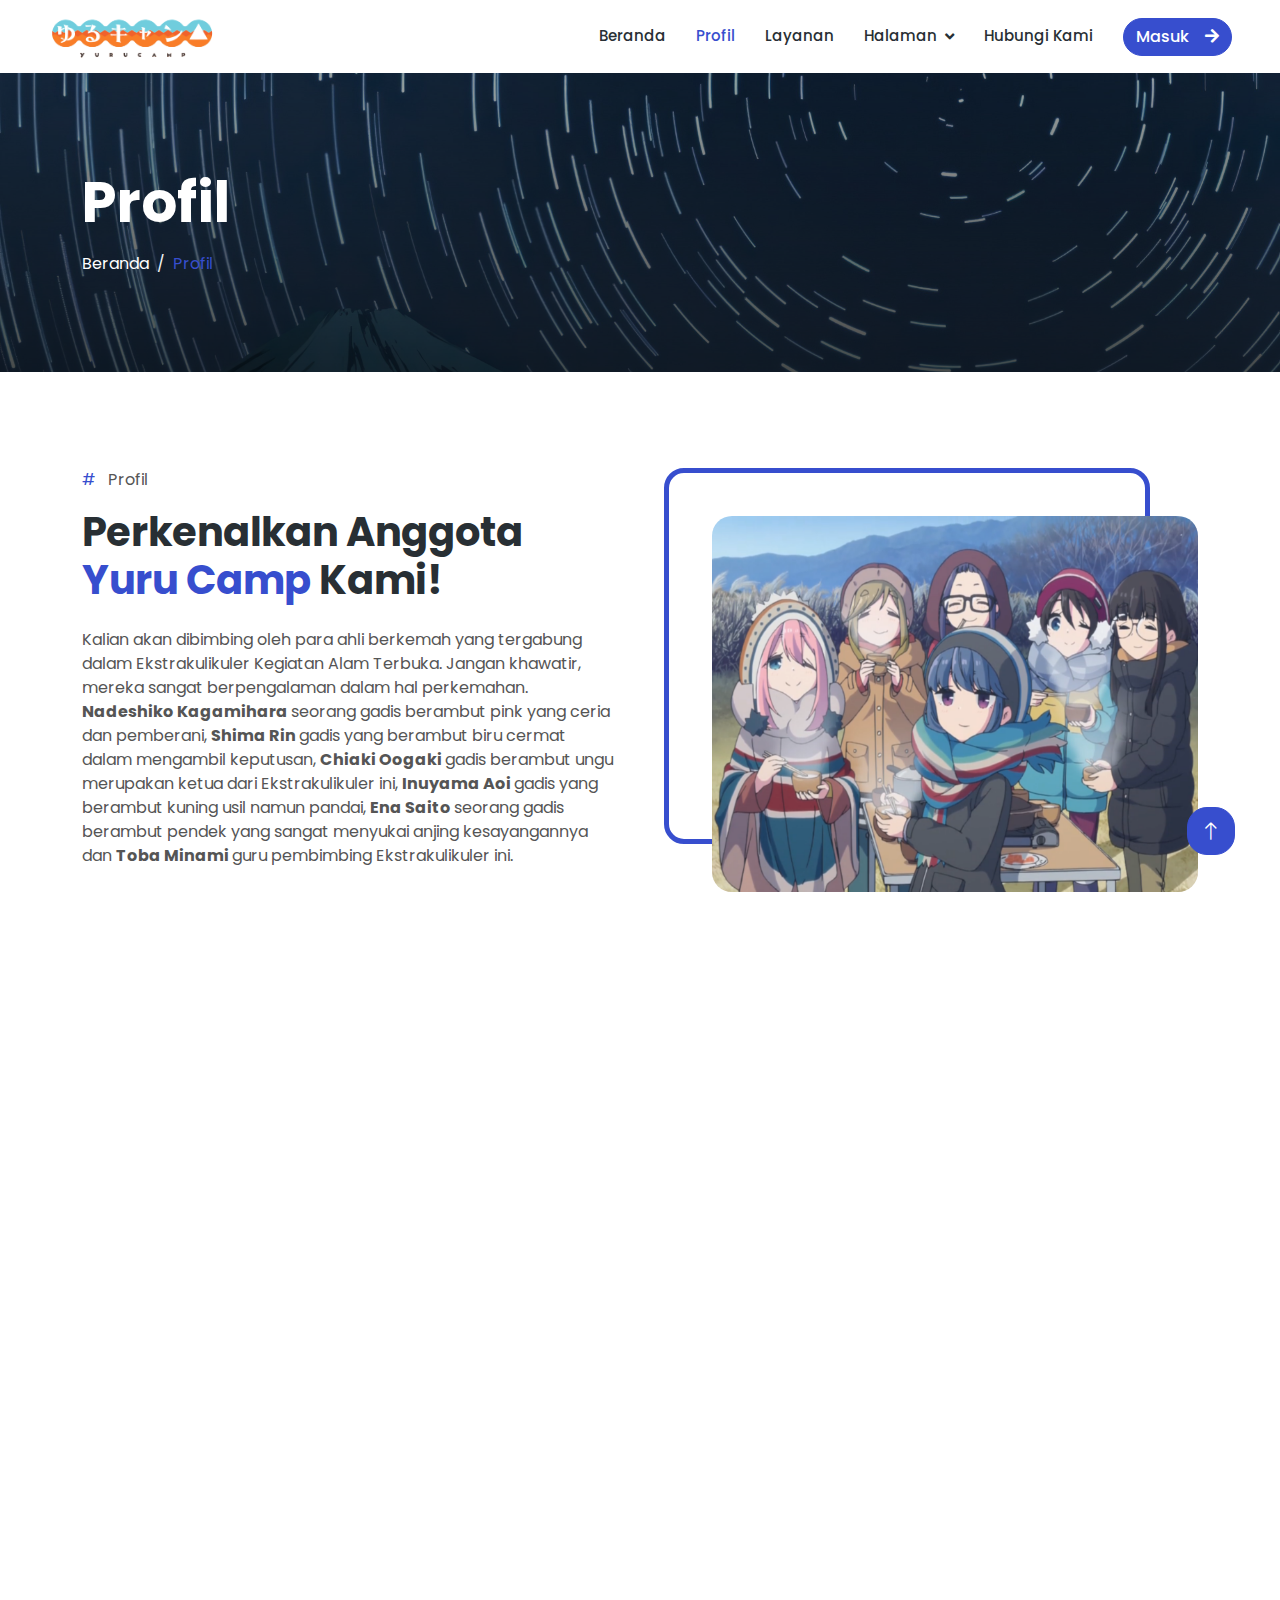
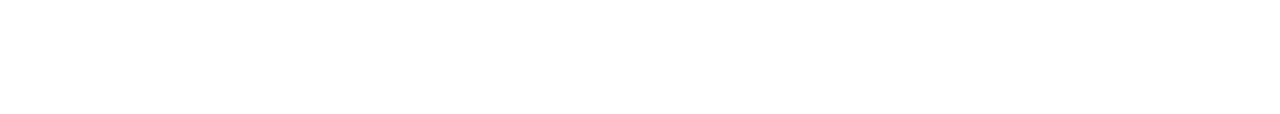
<file: about.html>
<!DOCTYPE html>
<html lang="en">
  <head>
    <meta charset="utf-8" />
    <title>Profil</title>
    <meta content="width=device-width, initial-scale=1.0" name="viewport" />
    <meta content="" name="keywords" />
    <meta content="" name="description" />

    <!-- Favicon -->
    <link href="yurucamp/camp.png" rel="icon" />

    <!-- Google Web Fonts -->
    <link rel="preconnect" href="https://fonts.googleapis.com">
<link rel="preconnect" href="https://fonts.gstatic.com" crossorigin>
<link href="https://fonts.googleapis.com/css2?family=Poppins:wght@300;700&display=swap" rel="stylesheet">

    <!-- Icon Font Stylesheet -->
    <link
      href="https://cdnjs.cloudflare.com/ajax/libs/font-awesome/5.10.0/css/all.min.css"
      rel="stylesheet"
    />
    <link
      href="https://cdn.jsdelivr.net/npm/bootstrap-icons@1.4.1/font/bootstrap-icons.css"
      rel="stylesheet"
    />

    <!-- Libraries Stylesheet -->
    <link href="lib/animate/animate.min.css" rel="stylesheet" />
    <link href="lib/lightbox/css/lightbox.min.css" rel="stylesheet" />
    <link href="lib/owlcarousel/assets/owl.carousel.min.css" rel="stylesheet" />

    <!-- Customized Bootstrap Stylesheet -->
    <link href="css/bootstrap.min.css" rel="stylesheet" />

    <!-- Template Stylesheet -->
    <link href="css/style.css" rel="stylesheet" />
  </head>

  <body>
    <!-- Spinner Start -->
    <div
      id="spinner"
      class="show bg-white position-fixed translate-middle w-100 vh-100 top-50 start-50 d-flex align-items-center justify-content-center"
    >
      <div
        class="spinner-border text-primary"
        style="width: 3rem; height: 3rem"
        role="status"
      >
        <span class="sr-only">Loading...</span>
      </div>
    </div>
    <!-- Spinner End -->

    <!-- Navbar Start -->
    <nav
      class="navbar navbar-expand-lg bg-white navbar-light sticky-top py-lg-0 px-4 px-lg-5 wow fadeIn"
      data-wow-delay="0.1s"
    >
      <a href="index.html" class="navbar-brand p-0">
        <img class="img-fluid me-3" src="yurucamp/Yuru camp logo.png" alt="Icon" />
        <h1 class="m-0 text-primary"></h1>
      </a>
      <button
        type="button"
        class="navbar-toggler"
        data-bs-toggle="collapse"
        data-bs-target="#navbarCollapse"
      >
        <span class="navbar-toggler-icon"></span>
      </button>
      <div class="collapse navbar-collapse py-4 py-lg-0" id="navbarCollapse">
        <div class="navbar-nav ms-auto">
          <a href="index.html" class="nav-item nav-link ">Beranda</a>
          <a href="about.html" class="nav-item nav-link active">Profil</a>
          <a href="service.html" class="nav-item nav-link">Layanan</a>
          <div class="nav-item dropdown">
            <a
              href="#"
              class="nav-link dropdown-toggle"
              data-bs-toggle="dropdown"
              >Halaman</a
            >
            <div class="dropdown-menu rounded-0 rounded-bottom m-0">
              <a href="animal.html" class="dropdown-item">Galeri</a>
              <a href="membership.html" class="dropdown-item">Pemesanan</a>
              <a href="visiting.html" class="dropdown-item">Jam Buka</a>
              <a href="testimonial.html" class="dropdown-item">Testimoni</a>
              <a href="event.html" class="dropdown-item">Berita</a>
            </div>
          </div>
          <a href="contact.html" class="nav-item nav-link">Hubungi Kami</a>
        </div>
        <a href="login.html" class="btn btn-primary"
          >Masuk<i class="fa fa-arrow-right ms-3"></i
        ></a>
      </div>
    </nav>
    <!-- Navbar End -->

    <!-- Page Header Start -->
    <div
      class="container-fluid header-bg py-5 mb-5 wow fadeIn"
      data-wow-delay="0.1s"
    >
      <div class="container py-5">
        <h1 class="display-4 text-white mb-3 animated slideInDown">Profil</h1>
        <nav aria-label="breadcrumb animated slideInDown">
          <ol class="breadcrumb mb-0">
            <li class="breadcrumb-item">
              <a class="text-white" href="index.html">Beranda </a>
            </li>
            <li class="breadcrumb-item text-primary active" aria-current="page">
              Profil
            </li>
          </ol>
        </nav>
      </div>
    </div>
    <!-- Page Header End -->

    <!-- About Start -->
    <div class="container-xxl py-5">
      <div class="container">
        <div class="row g-5">
          <div class="col-lg-6 wow fadeInUp" data-wow-delay="0.1s">
            <p><span class="text-primary me-2">#</span> Profil</p>
            <h1 class="display-6 mb-4">
              Perkenalkan Anggota
              <span class="text-primary">Yuru Camp</span> Kami!
            </h1>
            <p class="mb-4">
              Kalian akan dibimbing oleh para ahli berkemah yang tergabung dalam Ekstrakulikuler
              Kegiatan Alam Terbuka. Jangan khawatir, mereka sangat berpengalaman dalam hal
              perkemahan. <b> Nadeshiko Kagamihara </b>seorang gadis berambut pink yang ceria dan pemberani,
               <b> Shima Rin </b> gadis yang berambut biru cermat dalam mengambil keputusan, <b> Chiaki Oogaki </b>
               gadis berambut ungu merupakan ketua dari Ekstrakulikuler ini, <b> Inuyama Aoi </b> gadis yang berambut kuning usil namun pandai,
               <b> Ena Saito </b> seorang gadis berambut pendek yang sangat menyukai anjing kesayangannya dan <b> Toba Minami </b>
               guru pembimbing Ekstrakulikuler ini.
            </p>
          </div>
          <div class="col-lg-6 wow fadeInUp" data-wow-delay="0.5s">
            <div class="img-border">
              <img class="img-fluid" src="yurucamp/2736020.png" alt="" />
            </div>
        </div>
      </div>
    </div>
    <!-- About End -->

    <!-- Facts Start -->
    <div
      class="container-xxl bg-primary facts my-5 py-5 wow fadeInUp"
      data-wow-delay="0.1s"
    >
      <div class="container py-5">
        <div class="row g-4">
          <div
            class="col-md-6 col-lg-6 text-center wow fadeIn"
            data-wow-delay="0.3s"
          >
            <i class="fa fa-users fa-3x text-primary mb-3"></i>
            <h1 class="text-white mb-2" data-toggle="counter-up">100</h1>
            <p class="text-white mb-0">Pekemah Aktif</p>
          </div>
          <div
            class="col-md-6 col-lg-5 text-center wow fadeIn"
            data-wow-delay="0.5s"
          >
            <i class="fa fa-certificate fa-3x text-primary mb-3"></i>
            <h1 class="text-white mb-2" data-toggle="counter-up">200</h1>
            <p class="text-white mb-0">Tenda Didirikan</p>
          </div>
        </div>
      </div>
    </div>
    <!-- Facts End -->



    <!-- Footer Start -->
    <div
      class="container-fluid footer bg-dark text-light footer mt-5 pt-5 wow fadeIn"
      data-wow-delay="0.1s"
    >
      <div class="container py-5">
        <div class="row g-5">
          <div class="col-lg-3 col-md-6">
            <img src="yurucamp/Yuru camp logo.png" width="60%">
            <p class="mb-2">Adaptasi serial anime televisi untuk Yuru Camp telah tayang perdana pada 4 Januari 2018,
               disutradarai oleh Yoshiaki Kyōgoku serta diproduksi oleh C-Station.
          </div>
          <div class="col-lg-3 col-md-6">
            <h5 class="text-light mb-4">Menu</h5>
            <a class="btn btn-link" href="about.html">Profil</a>
            <a class="btn btn-link" href="contact.html">Hubungi Kami</a>
            <a class="btn btn-link" href="service.html">Layanan</a>
          </div>
          <div class="col-lg-3 col-md-6">
            <h5 class="text-light mb-4">Kontak</h5>
            <p class="mb-2">070 3776 223</p>
          </div>
          <div class="col-lg-3 col-md-6">
            <h5 class="text-light mb-4">Berlangganan</h5>
            <p>Masuk agar tidak ketinggalan berita dari kami.</p>
            <div class="position-relative mx-auto" style="max-width: 400px">
              <input
                class="form-control border-0 w-100 py-8 ps-4 pe-5"
                type="text"
                placeholder="Email Kamu"
              >
              <button
                type="button"
                class="btn btn-primary py-2 position-left top-4 end-0 mt-2 me-6"
              >
                Masuk
              </button>
            </div>
          </div>
        </div>
      </div>
    </div>
    <!-- Footer End -->

    <!-- Back to Top -->
    <a href="#" class="btn btn-lg btn-primary btn-lg-square back-to-top"
      ><i class="bi bi-arrow-up"></i
    ></a>

    <!-- JavaScript Libraries -->
    <script src="https://code.jquery.com/jquery-3.4.1.min.js"></script>
    <script src="https://cdn.jsdelivr.net/npm/bootstrap@5.0.0/dist/js/bootstrap.bundle.min.js"></script>
    <script src="lib/wow/wow.min.js"></script>
    <script src="lib/easing/easing.min.js"></script>
    <script src="lib/waypoints/waypoints.min.js"></script>
    <script src="lib/counterup/counterup.min.js"></script>
    <script src="lib/owlcarousel/owl.carousel.min.js"></script>
    <script src="lib/lightbox/js/lightbox.min.js"></script>

    <!-- Template Javascript -->
    <script src="js/main.js"></script>
  </body>
</html>
</file>
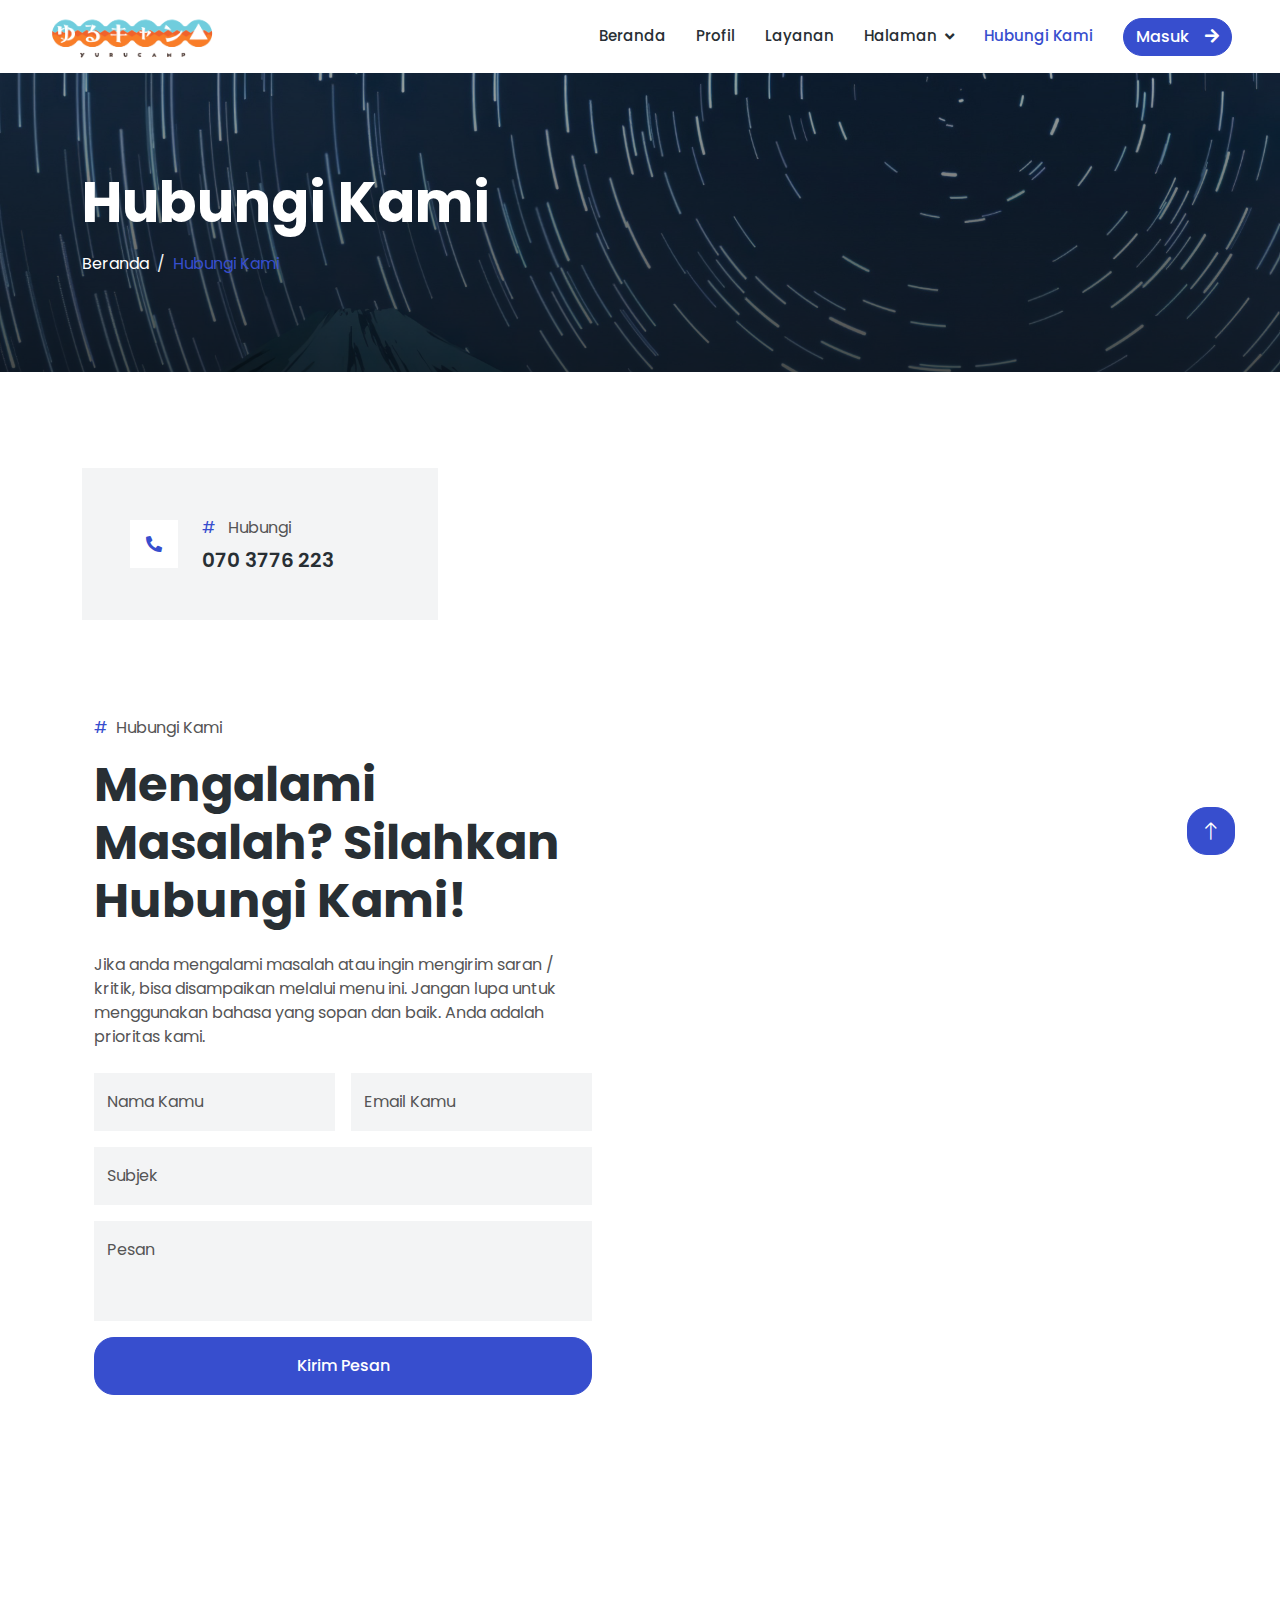
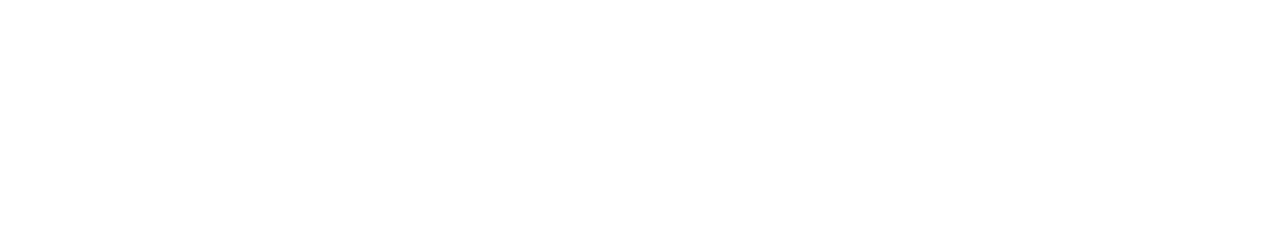
<file: contact.html>
<!DOCTYPE html>
<html lang="en">
  <head>
    <meta charset="utf-8" />
    <title>Hubungi Kami</title>
    <meta content="width=device-width, initial-scale=1.0" name="viewport" />
    <meta content="" name="keywords" />
    <meta content="" name="description" />

    <!-- Favicon -->
    <link href="yurucamp/camp.png" rel="icon" />

   <!-- Google Web Fonts -->
   <link rel="preconnect" href="https://fonts.googleapis.com">
   <link rel="preconnect" href="https://fonts.gstatic.com" crossorigin>
   <link href="https://fonts.googleapis.com/css2?family=Poppins:wght@300;700&display=swap" rel="stylesheet">

    <!-- Icon Font Stylesheet -->
    <link
      href="https://cdnjs.cloudflare.com/ajax/libs/font-awesome/5.10.0/css/all.min.css"
      rel="stylesheet"
    />
    <link
      href="https://cdn.jsdelivr.net/npm/bootstrap-icons@1.4.1/font/bootstrap-icons.css"
      rel="stylesheet"
    />

    <!-- Libraries Stylesheet -->
    <link href="lib/animate/animate.min.css" rel="stylesheet" />
    <link href="lib/lightbox/css/lightbox.min.css" rel="stylesheet" />
    <link href="lib/owlcarousel/assets/owl.carousel.min.css" rel="stylesheet" />

    <!-- Customized Bootstrap Stylesheet -->
    <link href="css/bootstrap.min.css" rel="stylesheet" />

    <!-- Template Stylesheet -->
    <link href="css/style.css" rel="stylesheet" />
  </head>

  <body>
    <!-- Spinner Start -->
    <div
      id="spinner"
      class="show bg-white position-fixed translate-middle w-100 vh-100 top-50 start-50 d-flex align-items-center justify-content-center"
    >
      <div
        class="spinner-border text-primary"
        style="width: 3rem; height: 3rem"
        role="status"
      >
        <span class="sr-only">Loading...</span>
      </div>
    </div>
    <!-- Spinner End -->

    <!-- Navbar Start -->
    <nav
      class="navbar navbar-expand-lg bg-white navbar-light sticky-top py-lg-0 px-4 px-lg-5 wow fadeIn"
      data-wow-delay="0.1s"
    >
      <a href="index.html" class="navbar-brand p-0">
        <img class="img-fluid me-3" src="yurucamp/Yuru camp logo.png" alt="Icon" />
        <h1 class="m-0 text-primary"></h1>
      </a>
      <button
        type="button"
        class="navbar-toggler"
        data-bs-toggle="collapse"
        data-bs-target="#navbarCollapse"
      >
        <span class="navbar-toggler-icon"></span>
      </button>
      <div class="collapse navbar-collapse py-4 py-lg-0" id="navbarCollapse">
        <div class="navbar-nav ms-auto">
          <a href="index.html" class="nav-item nav-link">Beranda</a>
          <a href="about.html" class="nav-item nav-link">Profil</a>
          <a href="service.html" class="nav-item nav-link">Layanan</a>
          <div class="nav-item dropdown">
            <a
              href="#"
              class="nav-link dropdown-toggle"
              data-bs-toggle="dropdown"
              >Halaman</a
            >
            <div class="dropdown-menu rounded-0 rounded-bottom m-0">
              <a href="animal.html" class="dropdown-item">Galeri</a>
              <a href="membership.html" class="dropdown-item">Pemesanan</a>
              <a href="visiting.html" class="dropdown-item">Jam Buka</a>
              <a href="testimonial.html" class="dropdown-item">Testimoni</a>
              <a href="event.html" class="dropdown-item">Berita</a>
            </div>
          </div>
          <a href="contact.html" class="nav-item nav-link active">Hubungi Kami</a>
        </div>
        <a href="login.html" target="_blank" class="btn btn-primary"
          >Masuk<i class="fa fa-arrow-right ms-3"></i
        ></a>
      </div>
    </nav>
    <!-- Navbar End -->

    <!-- Page Header Start -->
    <div
      class="container-fluid header-bg py-5 mb-5 wow fadeIn"
      data-wow-delay="0.1s"
    >
      <div class="container py-5">
        <h1 class="display-4 text-white mb-3 animated slideInDown">
          Hubungi Kami
        </h1>
        <nav aria-label="breadcrumb animated slideInDown">
          <ol class="breadcrumb mb-0">
            <li class="breadcrumb-item">
              <a class="text-white" href="index.html">Beranda</a>
            </li>
            <li class="breadcrumb-item text-primary active" aria-current="page">
              Hubungi Kami
            </li>
          </ol>
        </nav>
      </div>
    </div>
    <!-- Page Header End -->

    <!-- Contact Start -->
    <div class="container-xxl py-5">
      <div class="container">
        <div class="row g-4 mb-5">
           <div class="col-lg-4 wow fadeInUp" data-wow-delay="0.3s">
            <div class="h-100 bg-light d-flex align-items-center p-5">
              <div class="btn-lg-square bg-white flex-shrink-0">
                <i class="fa fa-phone-alt text-primary"></i>
              </div>
              <div class="ms-4">
                <p class="mb-2">
                  <span class="text-primary me-2">#</span> Hubungi
                </p>
                <h5 class="mb-0">070 3776 223</h5>
              </div>
            </div>
          </div>
          
        <div class="row g-5">
          <div class="col-lg-6 wow fadeInUp" data-wow-delay="0.1s">
            <p><span class="text-primary me-2">#</span>Hubungi Kami</p>
            <h1 class="display-5 mb-4">Mengalami Masalah? Silahkan Hubungi Kami!</h1>
            <p class="mb-4">
              Jika anda mengalami masalah atau ingin mengirim saran /
              kritik, bisa disampaikan melalui menu ini. Jangan lupa untuk
              menggunakan bahasa yang sopan dan baik. Anda adalah 
              prioritas kami.
            </p>
            <form>
              <div class="row g-3">
                <div class="col-md-6">
                  <div class="form-floating">
                    <input
                      type="text"
                      class="form-control bg-light border-0"
                      id="name"
                      placeholder="Nama Anda"
                    />
                    <label for="name">Nama Kamu</label>
                  </div>
                </div>
                <div class="col-md-6">
                  <div class="form-floating">
                    <input
                      type="email"
                      class="form-control bg-light border-0"
                      id="email"
                      placeholder="Email Anda"
                    />
                    <label for="email">Email Kamu</label>
                  </div>
                </div>
                <div class="col-12">
                  <div class="form-floating">
                    <input
                      type="text"
                      class="form-control bg-light border-0"
                      id="subject"
                      placeholder="Subjek"
                    />
                    <label for="subject">Subjek</label>
                  </div>
                </div>
                <div class="col-12">
                  <div class="form-floating">
                    <textarea
                      class="form-control bg-light border-0"
                      placeholder="Ketik pesan anda disini"
                      id="message"
                      style="height: 100px"
                    ></textarea>
                    <label for="message">Pesan</label>
                  </div>
                </div>
                <div class="col-12">
                  <button class="btn btn-primary w-100 py-3" type="submit">
                    Kirim Pesan
                  </button>
                </div>
              </div>
            </form>
          </div>
        </div>
      </div>
    </div>
    <!-- Contact End -->

    <!-- Footer Start -->
    <div
      class="container-fluid footer bg-dark text-light footer mt-5 pt-5 wow fadeIn"
      data-wow-delay="0.1s"
    >
      <div class="container py-5">
        <div class="row g-5">
          <div class="col-lg-3 col-md-6">
            <img src="yurucamp/Yuru camp logo.png" width="60%">
            <p class="mb-2">Adaptasi serial anime televisi untuk Yuru Camp telah tayang perdana pada 4 Januari 2018,
               disutradarai oleh Yoshiaki Kyōgoku serta diproduksi oleh C-Station.
          </div>
          <div class="col-lg-3 col-md-6">
            <h5 class="text-light mb-4">Menu</h5>
            <a class="btn btn-link" href="about.html">Profil</a>
            <a class="btn btn-link" href="contact.html">Hubungi Kami</a>
            <a class="btn btn-link" href="service.html">Layanan</a>
          </div>
          <div class="col-lg-3 col-md-6">
            <h5 class="text-light mb-4">Kontak</h5>
            <p class="mb-2">070 3776 223</p>
          </div>
          <div class="col-lg-3 col-md-6">
            <h5 class="text-light mb-4">Berlangganan</h5>
            <p>Masuk agar tidak ketinggalan berita dari kami.</p>
            <div class="position-relative mx-auto" style="max-width: 400px">
              <input
                class="form-control border-0 w-100 py-8 ps-4 pe-5"
                type="text"
                placeholder="Email Kamu"
              >
              <button
                type="button"
                class="btn btn-primary py-2 position-left top-4 end-0 mt-2 me-6"
              >
                Masuk
              </button>
            </div>
          </div>
        </div>
      </div>
    </div>
    <!-- Footer End -->

    <!-- Back to Top -->
    <a href="#" class="btn btn-lg btn-primary btn-lg-square back-to-top"
      ><i class="bi bi-arrow-up"></i
    ></a>

    <!-- JavaScript Libraries -->
    <script src="https://code.jquery.com/jquery-3.4.1.min.js"></script>
    <script src="https://cdn.jsdelivr.net/npm/bootstrap@5.0.0/dist/js/bootstrap.bundle.min.js"></script>
    <script src="lib/wow/wow.min.js"></script>
    <script src="lib/easing/easing.min.js"></script>
    <script src="lib/waypoints/waypoints.min.js"></script>
    <script src="lib/counterup/counterup.min.js"></script>
    <script src="lib/owlcarousel/owl.carousel.min.js"></script>
    <script src="lib/lightbox/js/lightbox.min.js"></script>

    <!-- Template Javascript -->
    <script src="js/main.js"></script>
  </body>
</html>
</file>
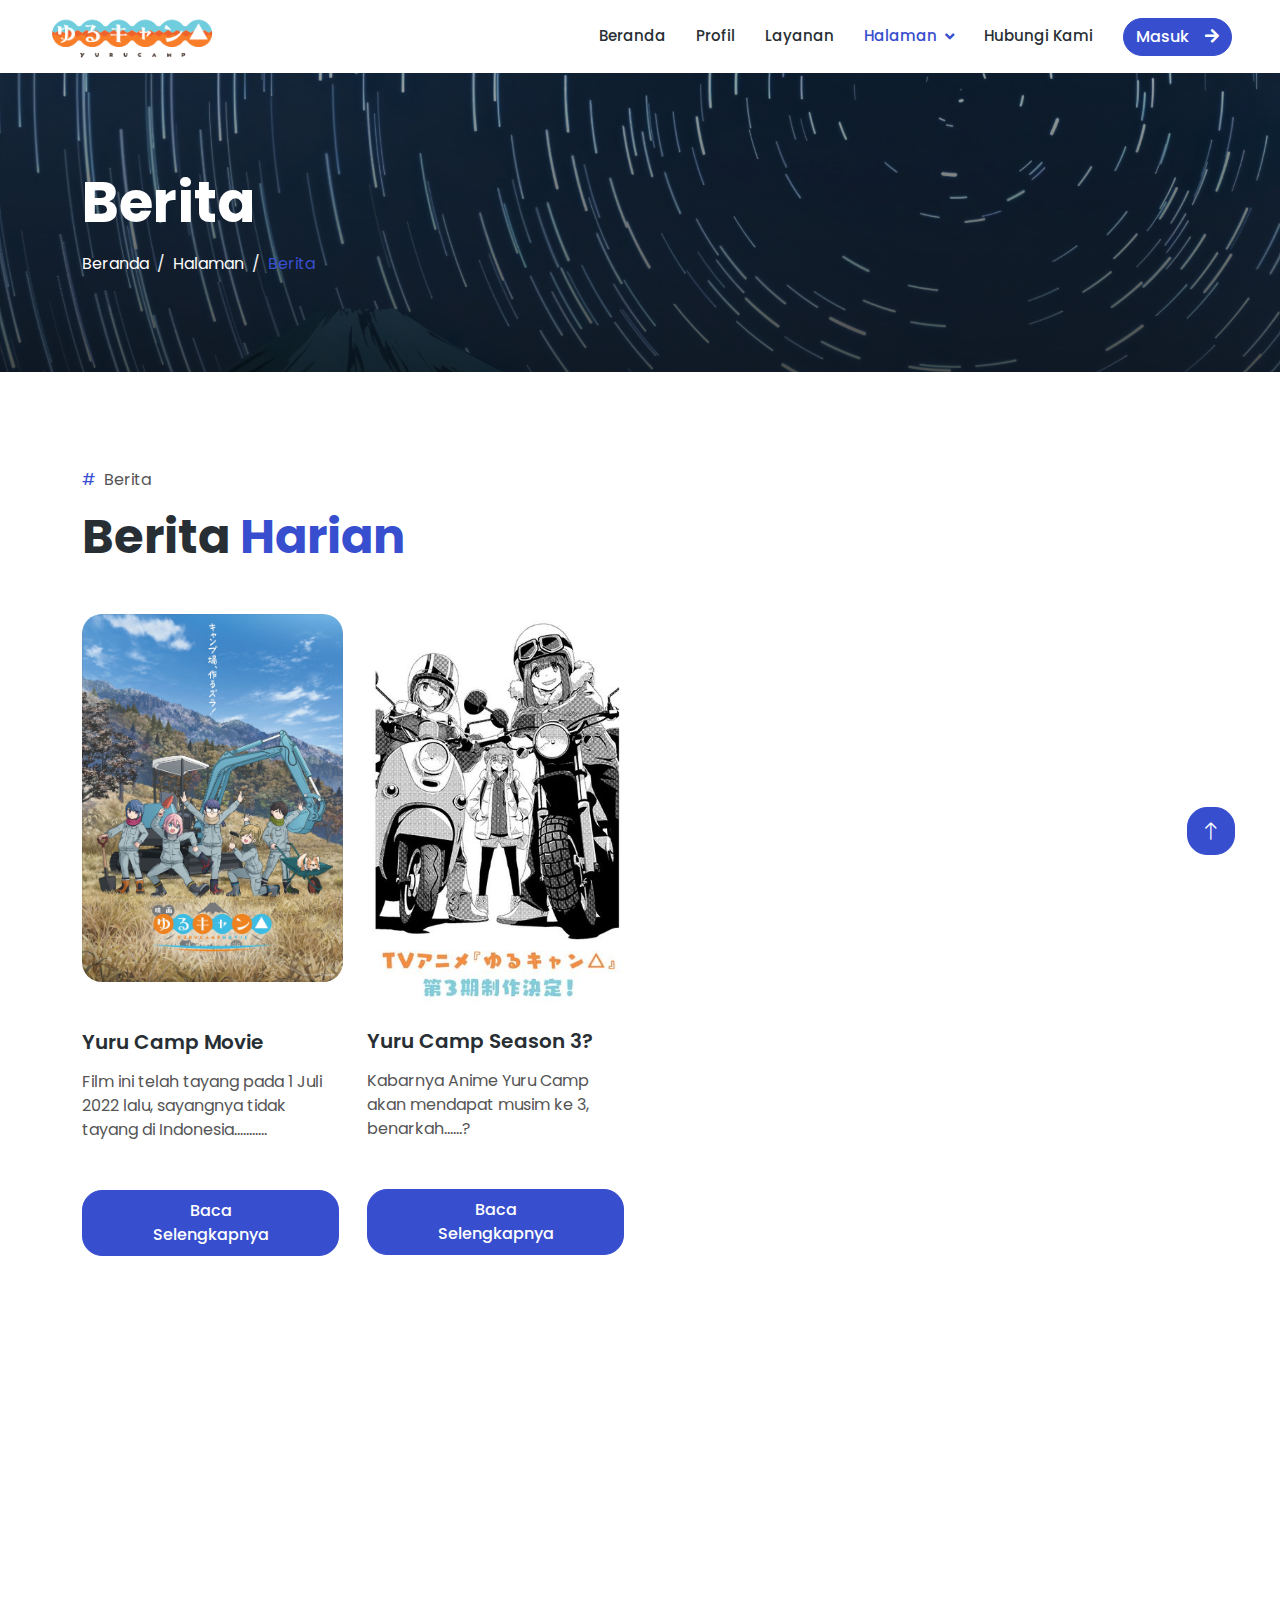
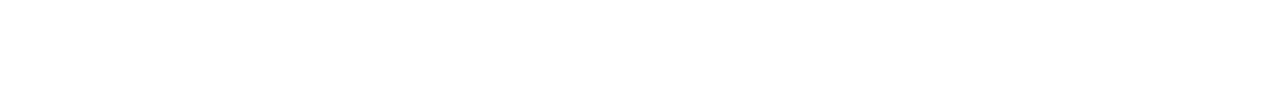
<file: event.html>
<!DOCTYPE html>
<html lang="en">
  <head>
    <meta charset="utf-8" />
    <title>Berita</title>
    <meta content="width=device-width, initial-scale=1.0" name="viewport" />
    <meta content="" name="keywords" />
    <meta content="" name="description" />

    <!-- Favicon -->
    <link href="yurucamp/camp.png" rel="icon" />

    <!-- Google Web Fonts -->
    <link rel="preconnect" href="https://fonts.googleapis.com">
<link rel="preconnect" href="https://fonts.gstatic.com" crossorigin>
<link href="https://fonts.googleapis.com/css2?family=Poppins:wght@300;700&display=swap" rel="stylesheet">

    <!-- Icon Font Stylesheet -->
    <link
      href="https://cdnjs.cloudflare.com/ajax/libs/font-awesome/5.10.0/css/all.min.css"
      rel="stylesheet"
    />
    <link
      href="https://cdn.jsdelivr.net/npm/bootstrap-icons@1.4.1/font/bootstrap-icons.css"
      rel="stylesheet"
    />

    <!-- Libraries Stylesheet -->
    <link href="lib/animate/animate.min.css" rel="stylesheet" />
    <link href="lib/lightbox/css/lightbox.min.css" rel="stylesheet" />
    <link href="lib/owlcarousel/assets/owl.carousel.min.css" rel="stylesheet" />

    <!-- Customized Bootstrap Stylesheet -->
    <link href="css/bootstrap.min.css" rel="stylesheet" />

    <!-- Template Stylesheet -->
    <link href="css/style.css" rel="stylesheet" />
  </head>

  <body>
    <!-- Spinner Start -->
    <div
      id="spinner"
      class="show bg-white position-fixed translate-middle w-100 vh-100 top-50 start-50 d-flex align-items-center justify-content-center"
    >
      <div
        class="spinner-border text-primary"
        style="width: 3rem; height: 3rem"
        role="status"
      >
        <span class="sr-only">Loading...</span>
      </div>
    </div>
    <!-- Spinner End -->

    

        <!-- Navbar Start -->
        <nav
        class="navbar navbar-expand-lg bg-white navbar-light sticky-top py-lg-0 px-4 px-lg-5 wow fadeIn"
        data-wow-delay="0.1s"
      >
        <a href="index.html" class="navbar-brand p-0">
          <img class="img-fluid me-3" src="yurucamp/Yuru camp logo.png" alt="Icon" />
          <h1 class="m-0 text-primary"></h1>
        </a>
        <button
          type="button"
          class="navbar-toggler"
          data-bs-toggle="collapse"
          data-bs-target="#navbarCollapse"
        >
          <span class="navbar-toggler-icon"></span>
        </button>
        <div class="collapse navbar-collapse py-4 py-lg-0" id="navbarCollapse">
          <div class="navbar-nav ms-auto">
            <a href="index.html" class="nav-item nav-link">Beranda</a>
            <a href="about.html" class="nav-item nav-link">Profil</a>
            <a href="service.html" class="nav-item nav-link">Layanan</a>
            <div class="nav-item dropdown">
              <a
                href="#"
                class="nav-link active dropdown-toggle"
                data-bs-toggle="dropdown"
                >Halaman</a
              >
              <div class="dropdown-menu rounded-0 rounded-bottom m-0">
                <a href="animal.html" class="dropdown-item">Galeri</a>
                <a href="membership.html" class="dropdown-item">Pemesanan</a>
                <a href="visiting.html" class="dropdown-item">Jam Buka</a>
                <a href="testimonial.html" class="dropdown-item">Testimoni</a>
                <a href="event.html" class="dropdown-item">Berita</a>
              </div>
            </div>
            <a href="contact.html" class="nav-item nav-link">Hubungi Kami</a>
          </div>
          <a href="login.html" target="_blank" class="btn btn-primary"
            >Masuk<i class="fa fa-arrow-right ms-3"></i
          ></a>
        </div>
      </nav>
      <!-- Navbar End -->

    <!-- Page Header Start -->
    <div
      class="container-fluid header-bg py-5 mb-5 wow fadeIn"
      data-wow-delay="0.1s"
    >
      <div class="container py-5">
        <h1 class="display-4 text-white mb-3 animated slideInDown">Berita</h1>
        <nav aria-label="breadcrumb animated slideInDown">
          <ol class="breadcrumb mb-0">
            <li class="breadcrumb-item">
              <a class="text-white" href="index.html">Beranda</a>
            </li>
            <li class="breadcrumb-item">
              <a class="text-white" href="index.html">Halaman</a>
            </li>
            <li class="breadcrumb-item text-primary active" aria-current="page">
              Berita
            </li>
          </ol>
        </nav>
      </div>
    </div>
    <!-- Page Header End -->



    <!-- Service Start -->
    <div class="container-xxl py-5">
      <div class="container">
        <div class="row g-5 mb-5 wow fadeInUp" data-wow-delay="0.1s">
          <div class="col-lg-6">
            <p><span class="text-primary me-2">#</span>Berita</p>
            <h1 class="display-5 mb-0">
              Berita 
              <span class="text-primary">Harian</span>
            </h1>
          </div>
        </div>
        <div class="row gy-5 gx-4">
          <div
            class="col-lg-3 col-md-4 col-sm-6 wow fadeInUp"
            data-wow-delay="0.1s"
          >
            <img class="img-fluid mb-5" style="border-radius:20px" src="berita/movie.jpg" alt="Icon" />
            <h5 class="mb-3">Yuru Camp Movie</h5>
            <p class="mb-5">Film ini telah tayang pada 1 Juli 2022 lalu, sayangnya
              tidak tayang di Indonesia...........
            </p>
             <a class="btn btn-primary py-sm-2 px-3 px-sm-5 me-1" href="event1.html">Baca Selengkapnya</a>
          </div>
          <div
            class="col-lg-3 col-md-4 col-sm-6 wow fadeInUp"
            data-wow-delay="0.1s"
          >
            <img class="img-fluid mb-4" style="border-radius:20px" src="berita/season.jpg" alt="Icon" />
            <h5 class="mb-3">Yuru Camp Season 3? <br> </h5>
            <p class="mb-5">Kabarnya Anime Yuru Camp akan mendapat musim
              ke 3, benarkah......?
            </p>
             <a class="btn btn-primary py-sm-2 px-3 px-sm-5 me-1" href="event2.html">Baca Selengkapnya</a>
          </div>
        </div>
      </div>
    </div>
    <!-- Service End -->

    <!-- Footer Start -->
    <div
      class="container-fluid footer bg-dark text-light footer mt-5 pt-5 wow fadeIn"
      data-wow-delay="0.1s"
    >
      <div class="container py-5">
        <div class="row g-5">
          <div class="col-lg-3 col-md-6">
            <img src="yurucamp/Yuru camp logo.png" width="60%">
            <p class="mb-2">Adaptasi serial anime televisi untuk Yuru Camp telah tayang perdana pada 4 Januari 2018,
               disutradarai oleh Yoshiaki Kyōgoku serta diproduksi oleh C-Station.
          </div>
          <div class="col-lg-3 col-md-6">
            <h5 class="text-light mb-4">Menu</h5>
            <a class="btn btn-link" href="about.html">Profil</a>
            <a class="btn btn-link" href="contact.html">Hubungi Kami</a>
            <a class="btn btn-link" href="service.html">Layanan</a>
          </div>
          <div class="col-lg-3 col-md-6">
            <h5 class="text-light mb-4">Kontak</h5>
            <p class="mb-2">070 3776 223</p>
          </div>
          <div class="col-lg-3 col-md-6">
            <h5 class="text-light mb-4">Berlangganan</h5>
            <p>Masuk agar tidak ketinggalan berita dari kami.</p>
            <div class="position-relative mx-auto" style="max-width: 400px">
              <input
                class="form-control border-0 w-100 py-8 ps-4 pe-5"
                type="text"
                placeholder="Email Kamu"
              >
              <button
                type="button"
                class="btn btn-primary py-2 position-left top-4 end-0 mt-2 me-6"
              >
                Masuk
              </button>
            </div>
          </div>
        </div>
      </div>
    </div>
    <!-- Footer End -->

    <!-- Back to Top -->
    <a href="#" class="btn btn-lg btn-primary btn-lg-square back-to-top"
      ><i class="bi bi-arrow-up"></i
    ></a>

    <!-- JavaScript Libraries -->
    <script src="https://code.jquery.com/jquery-3.4.1.min.js"></script>
    <script src="https://cdn.jsdelivr.net/npm/bootstrap@5.0.0/dist/js/bootstrap.bundle.min.js"></script>
    <script src="lib/wow/wow.min.js"></script>
    <script src="lib/easing/easing.min.js"></script>
    <script src="lib/waypoints/waypoints.min.js"></script>
    <script src="lib/counterup/counterup.min.js"></script>
    <script src="lib/owlcarousel/owl.carousel.min.js"></script>
    <script src="lib/lightbox/js/lightbox.min.js"></script>

    <!-- Template Javascript -->
    <script src="js/main.js"></script>
  </body>
</html>
</file>
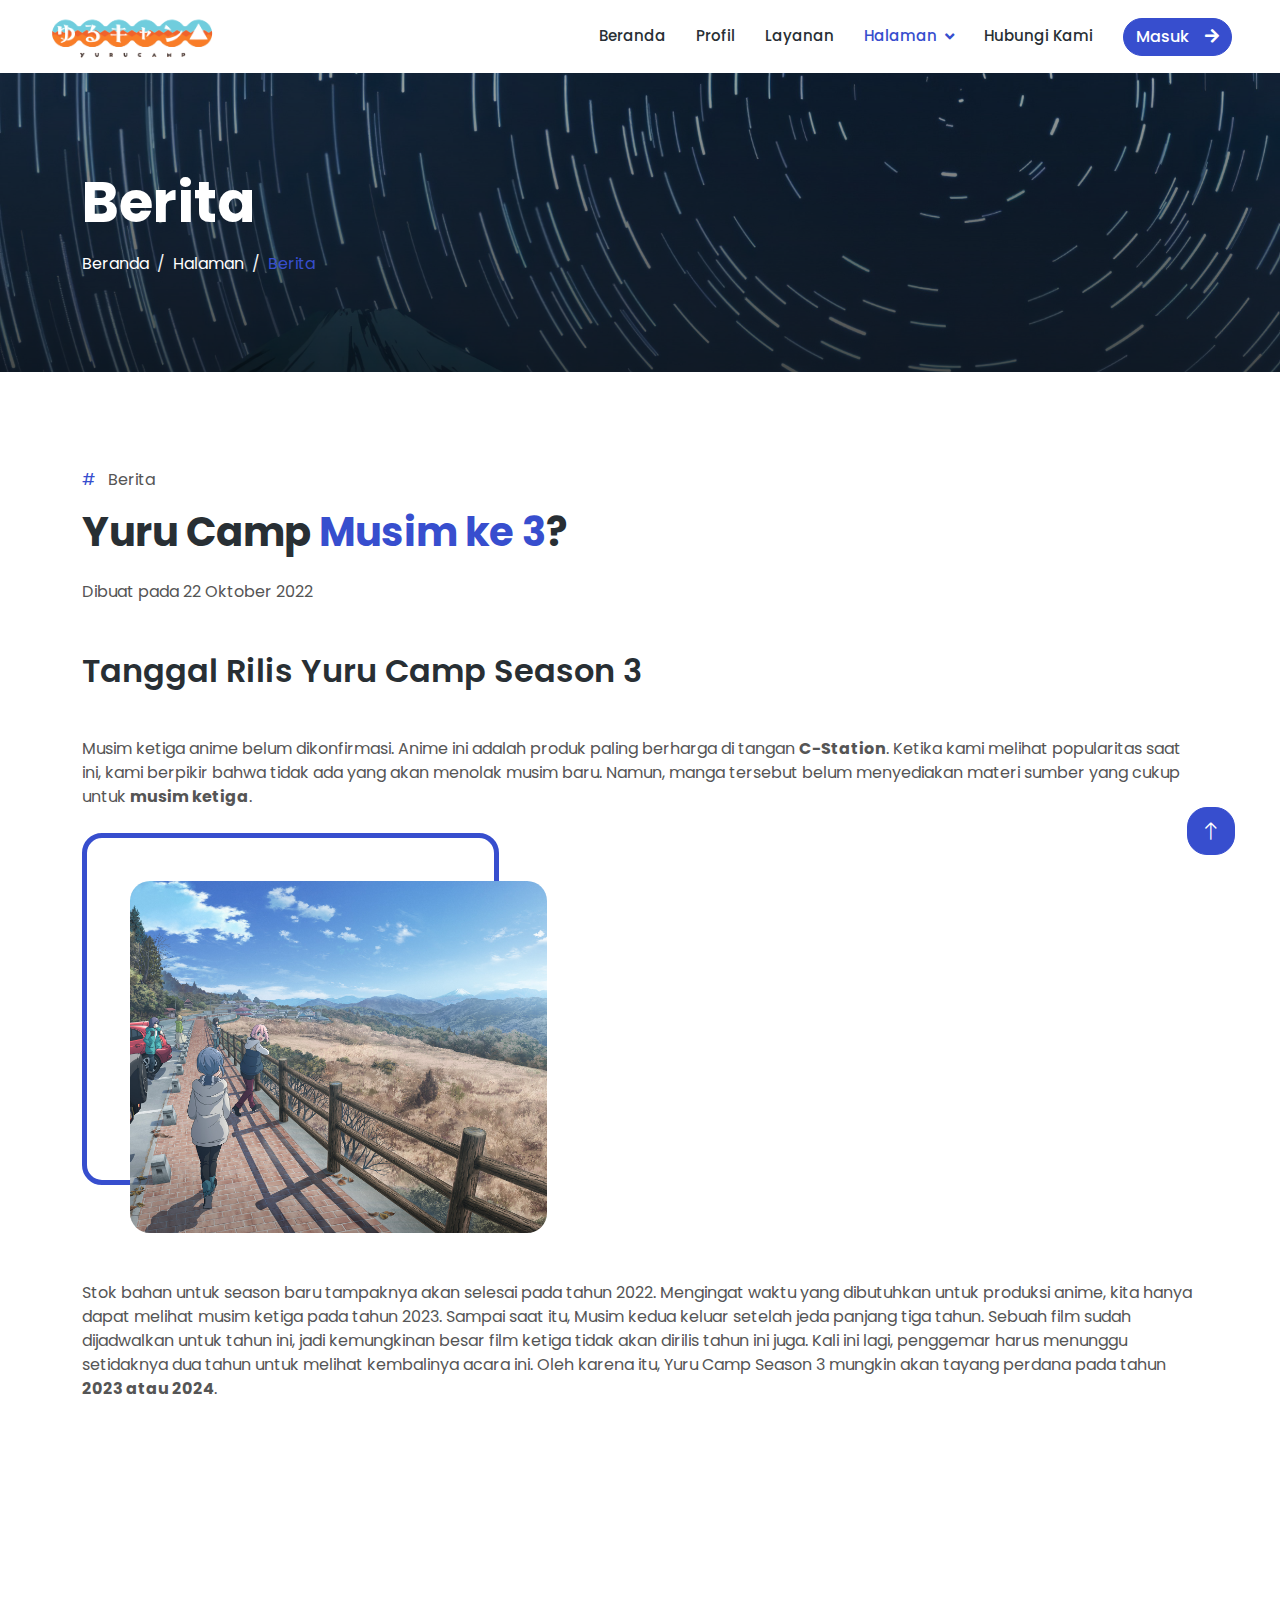
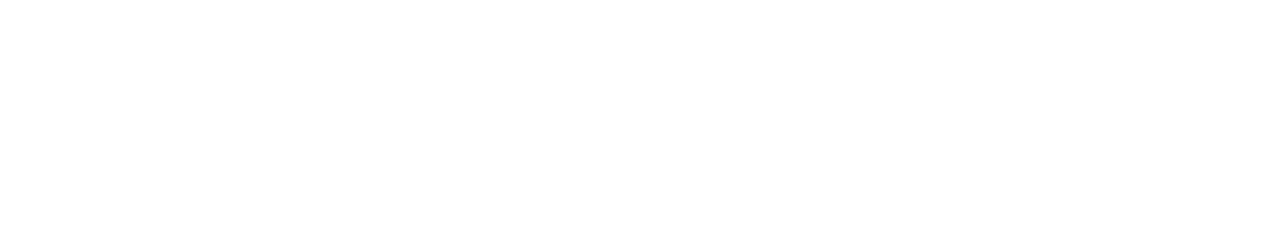
<file: event2.html>
<!DOCTYPE html>
<html lang="en">
  <head>
    <meta charset="utf-8" />
    <title>Detail Berita</title>
    <meta content="width=device-width, initial-scale=1.0" name="viewport" />
    <meta content="" name="keywords" />
    <meta content="" name="description" />

    <!-- Favicon -->
    <link href="yurucamp/camp.png" rel="icon" />

    <!-- Google Web Fonts -->
    <link rel="preconnect" href="https://fonts.googleapis.com">
<link rel="preconnect" href="https://fonts.gstatic.com" crossorigin>
<link href="https://fonts.googleapis.com/css2?family=Poppins:wght@300;700&display=swap" rel="stylesheet">

    <!-- Icon Font Stylesheet -->
    <link
      href="https://cdnjs.cloudflare.com/ajax/libs/font-awesome/5.10.0/css/all.min.css"
      rel="stylesheet"
    />
    <link
      href="https://cdn.jsdelivr.net/npm/bootstrap-icons@1.4.1/font/bootstrap-icons.css"
      rel="stylesheet"
    />

    <!-- Libraries Stylesheet -->
    <link href="lib/animate/animate.min.css" rel="stylesheet" />
    <link href="lib/lightbox/css/lightbox.min.css" rel="stylesheet" />
    <link href="lib/owlcarousel/assets/owl.carousel.min.css" rel="stylesheet" />

    <!-- Customized Bootstrap Stylesheet -->
    <link href="css/bootstrap.min.css" rel="stylesheet" />

    <!-- Template Stylesheet -->
    <link href="css/style.css" rel="stylesheet" />
  </head>

  <body>
    <!-- Spinner Start -->
    <div
      id="spinner"
      class="show bg-white position-fixed translate-middle w-100 vh-100 top-50 start-50 d-flex align-items-center justify-content-center"
    >
      <div
        class="spinner-border text-primary"
        style="width: 3rem; height: 3rem"
        role="status"
      >
        <span class="sr-only">Loading...</span>
      </div>
    </div>
    <!-- Spinner End -->

    <!-- Navbar Start -->
    <nav
      class="navbar navbar-expand-lg bg-white navbar-light sticky-top py-lg-0 px-4 px-lg-5 wow fadeIn"
      data-wow-delay="0.1s"
    >
      <a href="index.html" class="navbar-brand p-0">
        <img class="img-fluid me-3" src="yurucamp/Yuru camp logo.png" alt="Icon" />
        <h1 class="m-0 text-primary"></h1>
      </a>
      <button
        type="button"
        class="navbar-toggler"
        data-bs-toggle="collapse"
        data-bs-target="#navbarCollapse"
      >
        <span class="navbar-toggler-icon"></span>
      </button>
      <div class="collapse navbar-collapse py-4 py-lg-0" id="navbarCollapse">
        <div class="navbar-nav ms-auto">
          <a href="index.html" class="nav-item nav-link ">Beranda</a>
          <a href="about.html" class="nav-item nav-link">Profil</a>
          <a href="service.html" class="nav-item nav-link">Layanan</a>
          <div class="nav-item dropdown">
            <a
              href="#"
              class="nav-link active dropdown-toggle"
              data-bs-toggle="dropdown"
              >Halaman</a
            >
            <div class="dropdown-menu rounded-0 rounded-bottom m-0">
              <a href="animal.html" class="dropdown-item">Galeri</a>
              <a href="membership.html" class="dropdown-item">Pemesanan</a>
              <a href="visiting.html" class="dropdown-item">Jam Buka</a>
              <a href="testimonial.html" class="dropdown-item">Testimoni</a>
              <a href="event.html" class="dropdown-item">Berita</a>
            </div>
          </div>
          <a href="contact.html" class="nav-item nav-link">Hubungi Kami</a>
        </div>
        <a href="login.html" class="btn btn-primary"
          >Masuk<i class="fa fa-arrow-right ms-3"></i
        ></a>
      </div>
    </nav>
    <!-- Navbar End -->

    <!-- Page Header Start -->
    <div
      class="container-fluid header-bg py-5 mb-5 wow fadeIn"
      data-wow-delay="0.1s"
    >
      <div class="container py-5">
        <h1 class="display-4 text-white mb-3 animated slideInDown">Berita</h1>
        <nav aria-label="breadcrumb animated slideInDown">
          <ol class="breadcrumb mb-0">
            <li class="breadcrumb-item">
              <a class="text-white" href="index.html">Beranda </a>
            </li><li class="breadcrumb-item">
              <a class="text-white" href="index.html">Halaman </a>
            </li>
            <li class="breadcrumb-item text-primary active" aria-current="page">
              Berita
            </li>
          </ol>
        </nav>
      </div>
    </div>
    <!-- Page Header End -->

    <!-- About Start -->
    <div class="container-xxl py-5">
      <div class="container">
        <div class="row g-5">
          <div class="fadeInUp" data-wow-delay="0.1s">
            <p><span class="text-primary me-2">#</span> Berita</p>
            <h1 class="display-6 mb-4">
              Yuru Camp
              <span class="text-primary">Musim ke 3</span>?
            </h1>
            <p> Dibuat pada 22 Oktober 2022 <br> <br> </p>
            <p class="mb-4">
              <h2>Tanggal Rilis Yuru Camp Season 3 <br> <br></h2> 

               Musim ketiga anime belum dikonfirmasi. Anime ini adalah produk paling berharga di tangan <b>C-Station</b>. Ketika kami melihat popularitas saat ini, kami berpikir bahwa tidak ada yang akan menolak musim baru. Namun, manga tersebut belum menyediakan materi sumber yang cukup untuk <b>musim ketiga</b>. <br> <br>
                <div class="wow fadeInUp" data-wow-delay="0.5s">
                  <div class="col-5 img-border mb-5">
                    <img class="img-fluid" src="berita/1181542.jpg" alt="" />
                  </div> 
               Stok bahan untuk season baru tampaknya akan selesai pada tahun 2022. Mengingat waktu yang dibutuhkan untuk produksi anime, kita hanya dapat melihat musim ketiga pada tahun 2023. Sampai saat itu,
               Musim kedua keluar setelah jeda panjang tiga tahun. Sebuah film sudah dijadwalkan untuk tahun ini, jadi kemungkinan besar film ketiga tidak akan dirilis tahun ini juga. Kali ini lagi, penggemar harus menunggu setidaknya dua tahun untuk melihat kembalinya acara ini. Oleh karena itu,
                Yuru Camp Season 3 mungkin akan tayang perdana pada tahun <b>2023 atau 2024</b>.
          </div>
      </div>
    </div>
    <!-- About End -->





    <!-- Footer Start -->
    <div
      class="container-fluid footer bg-dark text-light footer mt-5 pt-5 wow fadeIn"
      data-wow-delay="0.1s"
    >
      <div class="container py-5">
        <div class="row g-5">
          <div class="col-lg-3 col-md-6">
            <img src="yurucamp/Yuru camp logo.png" width="60%">
            <p class="mb-2">Adaptasi serial anime televisi untuk Yuru Camp telah tayang perdana pada 4 Januari 2018,
               disutradarai oleh Yoshiaki Kyōgoku serta diproduksi oleh C-Station.
          </div>
          <div class="col-lg-3 col-md-6">
            <h5 class="text-light mb-4">Menu</h5>
            <a class="btn btn-link" href="about.html">Profil</a>
            <a class="btn btn-link" href="contact.html">Hubungi Kami</a>
            <a class="btn btn-link" href="service.html">Layanan</a>
          </div>
          <div class="col-lg-3 col-md-6">
            <h5 class="text-light mb-4">Kontak</h5>
            <p class="mb-2">070 3776 223</p>
          </div>
          <div class="col-lg-3 col-md-6">
            <h5 class="text-light mb-4">Berlangganan</h5>
            <p>Masuk agar tidak ketinggalan berita dari kami.</p>
            <div class="position-relative mx-auto" style="max-width: 400px">
              <input
                class="form-control border-0 w-100 py-8 ps-4 pe-5"
                type="text"
                placeholder="Email Kamu"
              >
              <button
                type="button"
                class="btn btn-primary py-2 position-left top-4 end-0 mt-2 me-6"
              >
                Masuk
              </button>
            </div>
          </div>
        </div>
      </div>
    </div>
    <!-- Footer End -->

    <!-- Back to Top -->
    <a href="#" class="btn btn-lg btn-primary btn-lg-square back-to-top"
      ><i class="bi bi-arrow-up"></i
    ></a>

    <!-- JavaScript Libraries -->
    <script src="https://code.jquery.com/jquery-3.4.1.min.js"></script>
    <script src="https://cdn.jsdelivr.net/npm/bootstrap@5.0.0/dist/js/bootstrap.bundle.min.js"></script>
    <script src="lib/wow/wow.min.js"></script>
    <script src="lib/easing/easing.min.js"></script>
    <script src="lib/waypoints/waypoints.min.js"></script>
    <script src="lib/counterup/counterup.min.js"></script>
    <script src="lib/owlcarousel/owl.carousel.min.js"></script>
    <script src="lib/lightbox/js/lightbox.min.js"></script>

    <!-- Template Javascript -->
    <script src="js/main.js"></script>
  </body>
</html>
</file>
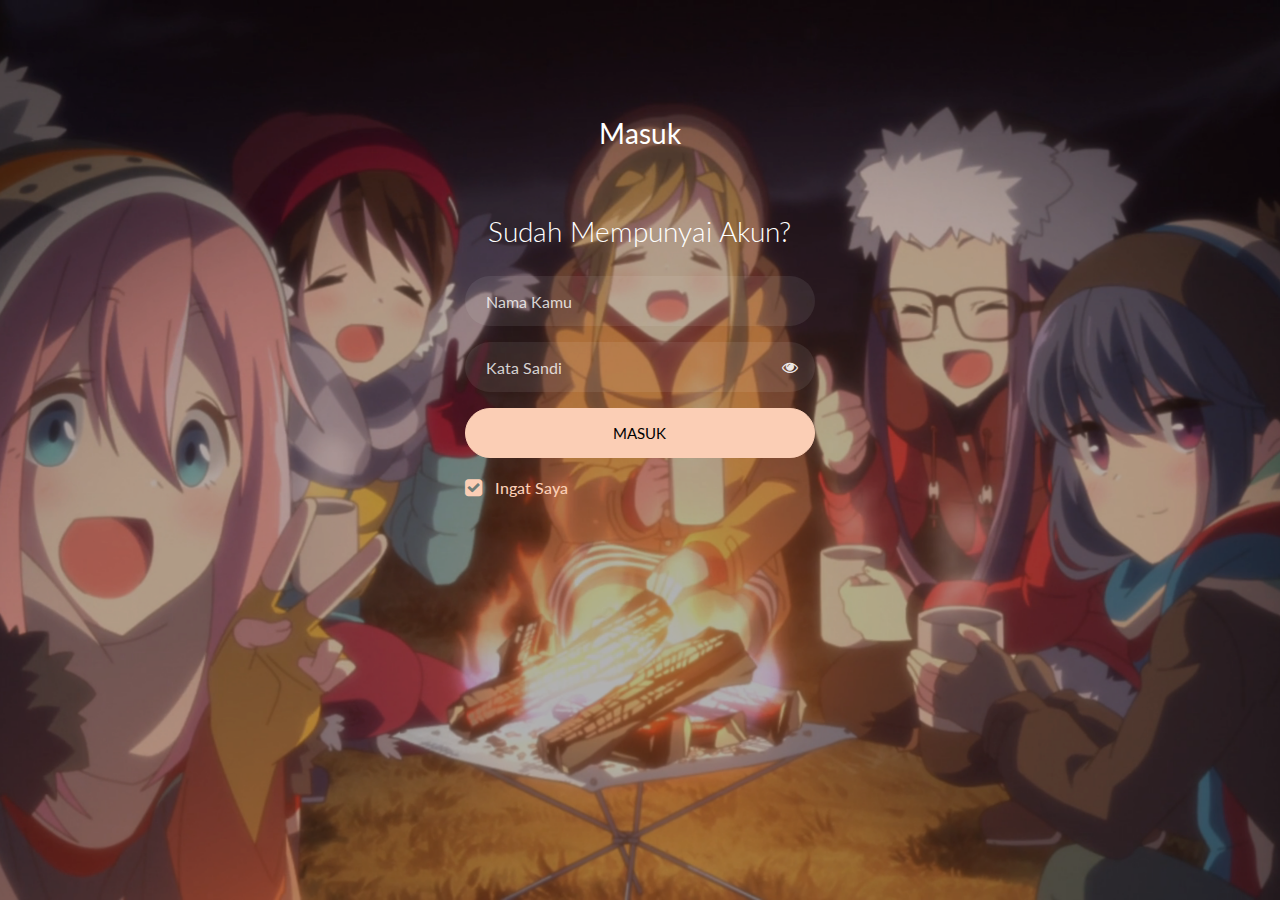
<file: login.html>
<!doctype html>
<html lang="en">
  <head>
  	<title>Masuk</title>
    <meta charset="utf-8">
    <meta name="viewport" content="width=device-width, initial-scale=1, shrink-to-fit=no">
	<link href="yurucamp/camp.png" rel="icon">

	<link href="https://fonts.googleapis.com/css?family=Lato:300,400,700&display=swap" rel="stylesheet">

	<link rel="stylesheet" href="https://stackpath.bootstrapcdn.com/font-awesome/4.7.0/css/font-awesome.min.css">
	
	<link rel="stylesheet" href="logincss/style.css">

	</head>
	<body class="img js-fullheight" style="background-image: url(yurucamp/2736028.png);">
	<section class="ftco-section">
		<div class="container">
			<div class="row justify-content-center">
				<div class="col-md-6 text-center mb-5">
					<h2 class="heading-section">Masuk</h2>
				</div>
			</div>
			<div class="row justify-content-center">
				<div class="col-md-6 col-lg-4">
					<div class="login-wrap p-0">
		      	<h3 class="mb-4 text-center">Sudah Mempunyai Akun?</h3>
		      	<form action="#" class="signin-form">
		      		<div class="form-group">
		      			<input type="text" class="form-control" placeholder="Nama Kamu" required>
		      		</div>
	            <div class="form-group">
	              <input id="password-field" type="password" class="form-control" placeholder="Kata Sandi" required>
	              <span toggle="#password-field" class="fa fa-fw fa-eye field-icon toggle-password"></span>
	            </div>
	            <div class="form-group">
	            	<button type="submit" class="form-control btn btn-primary submit px-3">Masuk</button>
	            </div>
	            <div class="form-group d-md-flex">
	            	<div class="w-50">
		            	<label class="checkbox-wrap checkbox-primary">Ingat Saya
									  <input type="checkbox" checked>
									  <span class="checkmark"></span>
									</label>
								</div>
	            </div>
	          </form>
			</div>
		</div>
	</section>

	<script src="javascript/jquery.min.js"></script>
  <script src="javascript/popper.js"></script>
  <script src="javascript/bootstrap.min.js"></script>
  <script src="javascript/main.js"></script>

	</body>
</html>
</file>
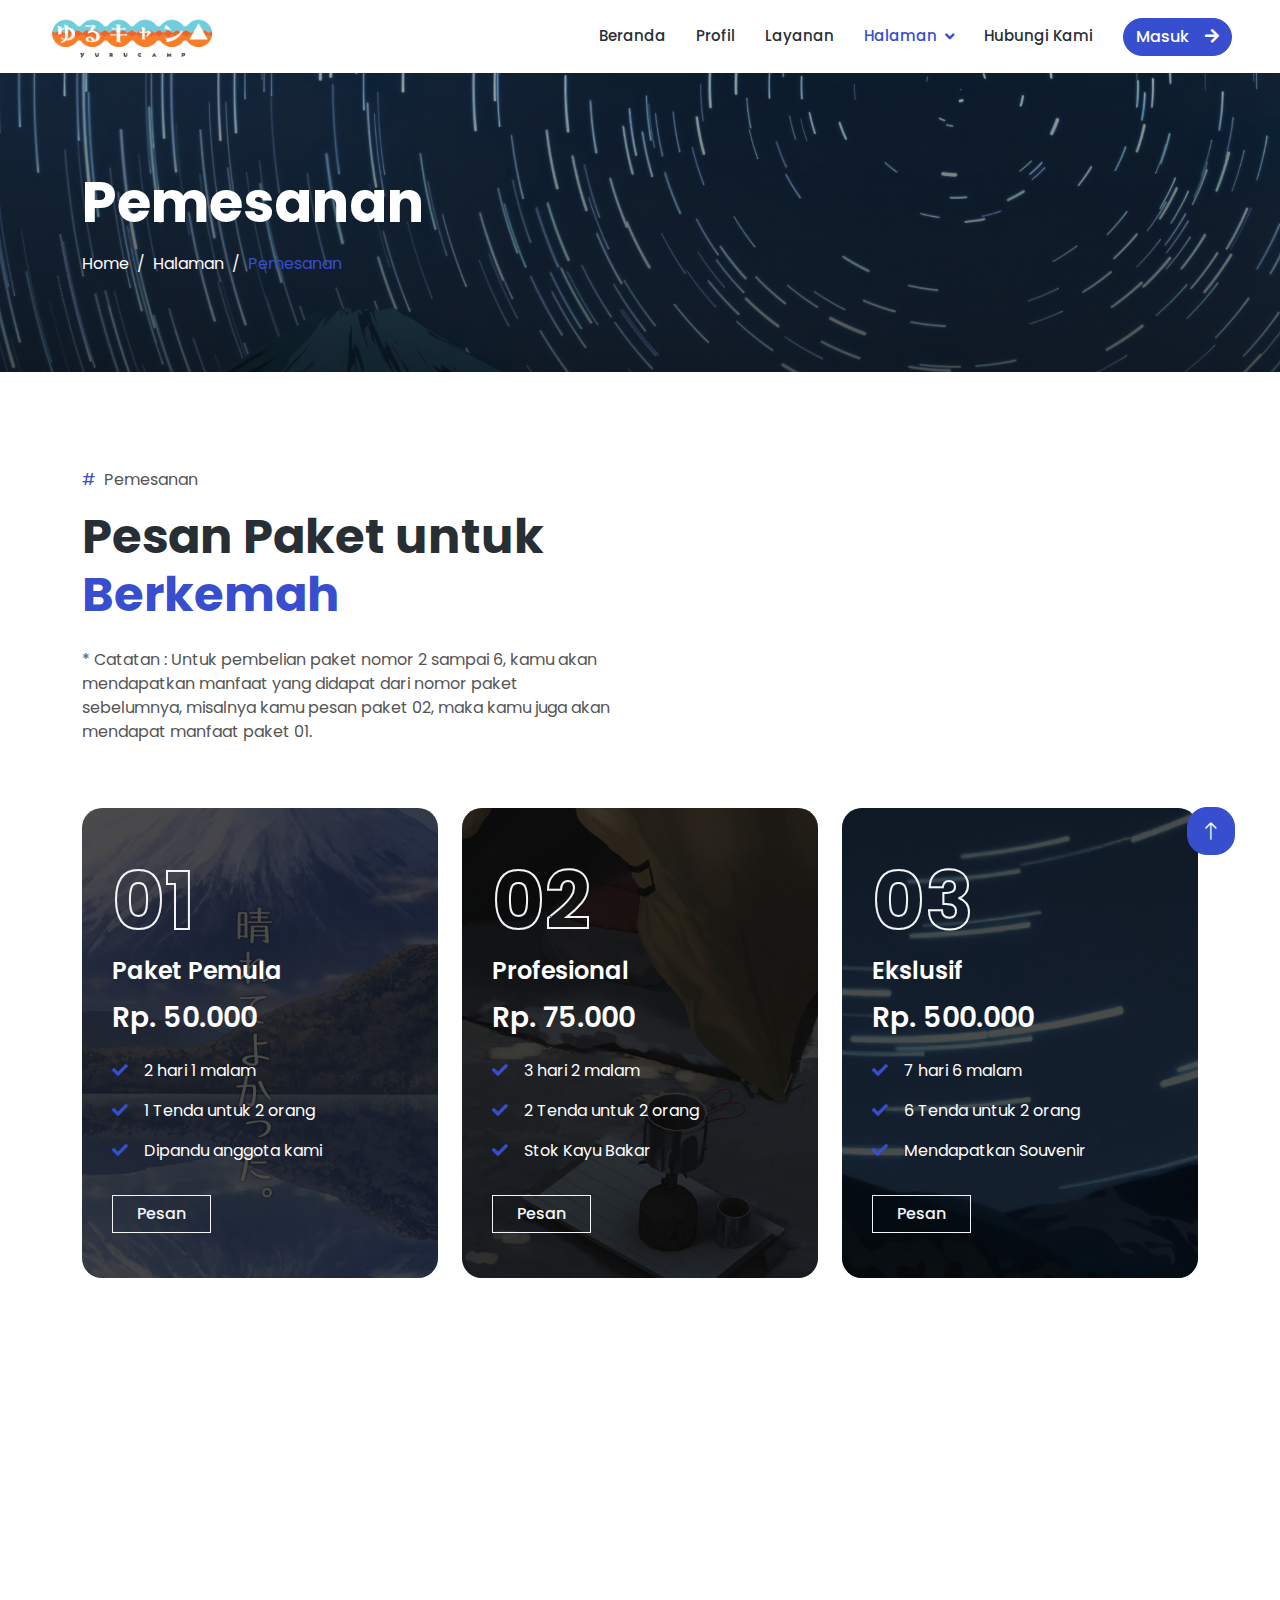
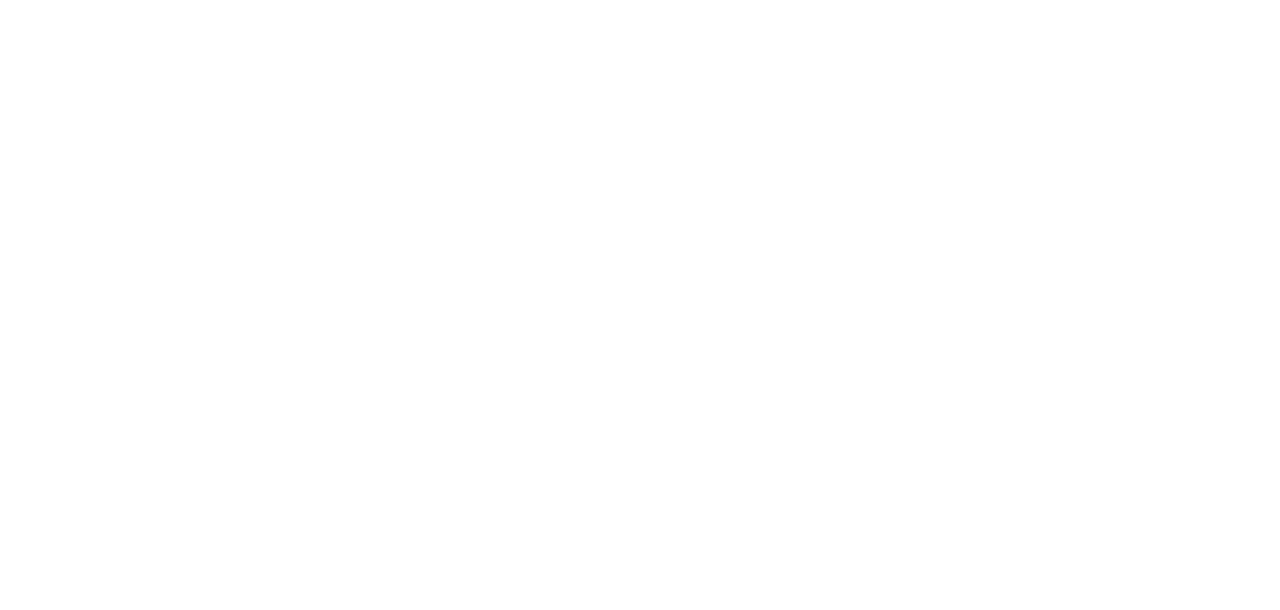
<file: membership.html>
<!DOCTYPE html>
<html lang="en">
  <head>
    <meta charset="utf-8" />
    <title>Pemesanan</title>
    <meta content="width=device-width, initial-scale=1.0" name="viewport" />
    <meta content="" name="keywords" />
    <meta content="" name="description" />

    <!-- Favicon -->
    <link href="yurucamp/camp.png" rel="icon" />

    <!-- Google Web Fonts -->
    <link rel="preconnect" href="https://fonts.googleapis.com">
<link rel="preconnect" href="https://fonts.gstatic.com" crossorigin>
<link href="https://fonts.googleapis.com/css2?family=Poppins:wght@300;700&display=swap" rel="stylesheet">

    <!-- Icon Font Stylesheet -->
    <link
      href="https://cdnjs.cloudflare.com/ajax/libs/font-awesome/5.10.0/css/all.min.css"
      rel="stylesheet"
    />
    <link
      href="https://cdn.jsdelivr.net/npm/bootstrap-icons@1.4.1/font/bootstrap-icons.css"
      rel="stylesheet"
    />

    <!-- Libraries Stylesheet -->
    <link href="lib/animate/animate.min.css" rel="stylesheet" />
    <link href="lib/lightbox/css/lightbox.min.css" rel="stylesheet" />
    <link href="lib/owlcarousel/assets/owl.carousel.min.css" rel="stylesheet" />

    <!-- Customized Bootstrap Stylesheet -->
    <link href="css/bootstrap.min.css" rel="stylesheet" />

    <!-- Template Stylesheet -->
    <link href="css/style.css" rel="stylesheet" />
  </head>

  <body>
    <!-- Spinner Start -->
    <div
      id="spinner"
      class="show bg-white position-fixed translate-middle w-100 vh-100 top-50 start-50 d-flex align-items-center justify-content-center"
    >
      <div
        class="spinner-border text-primary"
        style="width: 3rem; height: 3rem"
        role="status"
      >
        <span class="sr-only">Loading...</span>
      </div>
    </div>
    <!-- Spinner End -->



    <!-- Navbar Start -->
    <nav
      class="navbar navbar-expand-lg bg-white navbar-light sticky-top py-lg-0 px-4 px-lg-5 wow fadeIn"
      data-wow-delay="0.1s"
    >
      <a href="index.html" class="navbar-brand p-0">
        <img class="img-fluid me-3" src="yurucamp/Yuru camp logo.png" alt="Icon" />
        <h1 class="m-0 text-primary"></h1>
      </a>
      <button
        type="button"
        class="navbar-toggler"
        data-bs-toggle="collapse"
        data-bs-target="#navbarCollapse"
      >
        <span class="navbar-toggler-icon"></span>
      </button>
      <div class="collapse navbar-collapse py-4 py-lg-0" id="navbarCollapse">
        <div class="navbar-nav ms-auto">
          <a href="index.html" class="nav-item nav-link">Beranda</a>
          <a href="about.html" class="nav-item nav-link">Profil</a>
          <a href="service.html" class="nav-item nav-link">Layanan</a>
          <div class="nav-item dropdown">
            <a
              href="#"
              class="nav-link active dropdown-toggle"
              data-bs-toggle="dropdown"
              >Halaman</a
            >
            <div class="dropdown-menu rounded-0 rounded-bottom m-0">
              <a href="animal.html" class="dropdown-item">Galeri</a>
              <a href="membership.html" class="dropdown-item">Pemesanan</a>
              <a href="visiting.html" class="dropdown-item">Jam Buka</a>
              <a href="testimonial.html" class="dropdown-item">Testimoni</a>
              <a href="event.html" class="dropdown-item">Berita</a>
            </div>
          </div>
          <a href="contact.html" class="nav-item nav-link">Hubungi Kami</a>
        </div>
        <a href="login.html" target="_blank" class="btn btn-primary"
          >Masuk<i class="fa fa-arrow-right ms-3"></i
        ></a>
      </div>
    </nav>
    <!-- Navbar End -->

    <!-- Page Header Start -->
    <div
      class="container-fluid header-bg py-5 mb-5 wow fadeIn"
      data-wow-delay="0.1s"
    >
      <div class="container py-5">
        <h1 class="display-4 text-white mb-3 animated slideInDown">
          Pemesanan
        </h1>
        <nav aria-label="breadcrumb animated slideInDown">
          <ol class="breadcrumb mb-0">
            <li class="breadcrumb-item">
              <a class="text-white" href="index.html">Home</a>
            </li>
            <li class="breadcrumb-item">
              <a class="text-white" href="#">Halaman</a>
            </li>
            <li class="breadcrumb-item text-primary active" aria-current="page">
              Pemesanan
            </li>
          </ol>
        </nav>
      </div>
    </div>
    <!-- Page Header End -->

    <!-- Membership Start -->
    <div class="container-xxl py-5">
      <div class="container">
        <div
          class="row g-5 mb-5 align-items-end wow fadeInUp"
          data-wow-delay="0.1s"
        >
          <div class="col-lg-6">
            <p><span class="text-primary me-2">#</span>Pemesanan</p>
            <h1 class="display-5 mb-4">
              Pesan Paket untuk
              <span class="text-primary">Berkemah</span>
            </h1>
            <p> * Catatan : Untuk pembelian paket nomor 2 sampai 6, kamu akan mendapatkan manfaat
              yang didapat dari nomor paket sebelumnya, misalnya kamu pesan paket 02, maka 
            kamu juga akan mendapat manfaat paket 01. </p>
          </div>
        </div>
        <div class="row g-4">
          <div class="col-lg-4 col-md-6 wow fadeInUp" data-wow-delay="0.1s">
            <div class="membership-item position-relative">
              <img class="img-fluid" src="pemesanan/882391 - Copy.jpg" alt="" />
              <h1 class="display-1">01</h1>
              <h4 class="text-white mb-3">Paket Pemula</h4>
              <h3 class="text-white mb-4">Rp. 50.000</h3>
              <p><i class="fa fa-check text-primary me-3"></i>2 hari 1 malam</p>
              <p>
                <i class="fa fa-check text-primary me-3"></i>1 Tenda untuk 2 orang
              </p>
              <p>
                <i class="fa fa-check text-primary me-3"></i>Dipandu anggota kami
              </p>
              <a class="btn btn-outline-light px-4 mt-3" href="">Pesan</a>
            </div>
          </div>
          <div class="col-lg-4 col-md-6 wow fadeInUp" data-wow-delay="0.3s">
            <div class="membership-item position-relative">
              <img class="img-fluid" src="pemesanan/912400.jpg" alt="" />
              <h1 class="display-1">02</h1>
              <h4 class="text-white mb-3">Profesional</h4>
              <h3 class="text-white mb-4">Rp. 75.000</h3>
              <p><i class="fa fa-check text-primary me-3"></i>3 hari 2 malam</p>
              <p>
                <i class="fa fa-check text-primary me-3"></i>2 Tenda untuk 2 orang
              </p>
              <p>
                <i class="fa fa-check text-primary me-3"></i>Stok Kayu Bakar 
              </p>
              <a class="btn btn-outline-light px-4 mt-3" href="">Pesan</a>
            </div>
          </div>
          <div class="col-lg-4 col-md-6 wow fadeInUp" data-wow-delay="0.5s">
            <div class="membership-item position-relative">
              <img class="img-fluid" src="pemesanan/1538830.jpg" alt="" />
              <h1 class="display-1">03</h1>
              <h4 class="text-white mb-3">Ekslusif</h4>
              <h3 class="text-white mb-4">Rp. 500.000</h3>
              <p><i class="fa fa-check text-primary me-3"></i>7 hari 6 malam</p>
              <p>
                <i class="fa fa-check text-primary me-3"></i>6 Tenda untuk 2 orang
              </p>
              <p>
                <i class="fa fa-check text-primary me-3"></i>Mendapatkan Souvenir
              </p>
              <a class="btn btn-outline-light px-4 mt-3" href="">Pesan</a>
            </div>
          </div>
          <div class="col-lg-4 col-md-6 wow fadeInUp" data-wow-delay="0.1s">
            <div class="membership-item position-relative">
              <img class="img-fluid" src="pemesanan/925917(1).png" alt="" />
              <h1 class="display-1">04</h1>
              <h4 class="text-white mb-3">Kelompok Kamp</h4>
              <h3 class="text-white mb-4">Rp. 700.000</h3>
              <p><i class="fa fa-check text-primary me-3"></i>7 hari 6 Malam</p>
              <p>
                <i class="fa fa-check text-primary me-3"></i>Kemah kedua gratis
              </p>
              <p>
                <i class="fa fa-check text-primary me-3"></i>Gratis Bahan Makanan
              </p>
              <a class="btn btn-outline-light px-4 mt-3" href="">Pesan</a>
            </div>
          </div>
          <div class="col-lg-4 col-md-6 wow fadeInUp" data-wow-delay="0.3s">
            <div class="membership-item position-relative">
              <img class="img-fluid" src="pemesanan/1181542 - Copy.jpg" alt="" />
              <h1 class="display-1">05</h1>
              <h4 class="text-white mb-3">Penikmat Kemah</h4>
              <h3 class="text-white mb-4">Rp. 850.000</h3>
              <p><i class="fa fa-check text-primary me-3"></i>7 hari 6 malam</p>
              <p>
                <i class="fa fa-check text-primary me-3"></i>Kemah kedua gratis
              </p>
              <p>
                <i class="fa fa-check text-primary me-3"></i>Mendapatkan semua akses
              </p>
              <a class="btn btn-outline-light px-4 mt-3" href="">Pesan</a>
            </div>
          </div>
          <div class="col-lg-4 col-md-6 wow fadeInUp" data-wow-delay="0.5s">
            <div class="membership-item position-relative">
              <img class="img-fluid" src="pemesanan/3745664.jpg" alt="" />
              <h1 class="display-1">06</h1>
              <h4 class="text-white mb-3">Kamper Sejati</h4>
              <h3 class="text-white mb-4">Rp. 1.000.000</h3>
              <p><i class="fa fa-check text-primary me-3"></i>Kemah ketiga gratis</p>
              <p>
                <i class="fa fa-check text-primary me-3"></i>8 tenda untuk 2 orang
              </p>
              <p>
                <i class="fa fa-check text-primary me-3"></i>Mendapatkan hadiah menarik
              </p>
              <a class="btn btn-outline-light px-4 mt-3" href="">Pesan</a>
            </div>
          </div>
        </div>
      </div>
    </div>
    <!-- Membership End -->

    <!-- Footer Start -->
    <div
      class="container-fluid footer bg-dark text-light footer mt-5 pt-5 wow fadeIn"
      data-wow-delay="0.1s"
    >
      <div class="container py-5">
        <div class="row g-5">
          <div class="col-lg-3 col-md-6">
            <img src="yurucamp/Yuru camp logo.png" width="60%">
            <p class="mb-2">Adaptasi serial anime televisi untuk Yuru Camp telah tayang perdana pada 4 Januari 2018,
               disutradarai oleh Yoshiaki Kyōgoku serta diproduksi oleh C-Station.
          </div>
          <div class="col-lg-3 col-md-6">
            <h5 class="text-light mb-4">Menu</h5>
            <a class="btn btn-link" href="about.html">Profil</a>
            <a class="btn btn-link" href="contact.html">Hubungi Kami</a>
            <a class="btn btn-link" href="service.html">Layanan</a>
          </div>
          <div class="col-lg-3 col-md-6">
            <h5 class="text-light mb-4">Kontak</h5>
            <p class="mb-2">070 3776 223</p>
          </div>
          <div class="col-lg-3 col-md-6">
            <h5 class="text-light mb-4">Berlangganan</h5>
            <p>Masuk agar tidak ketinggalan berita dari kami.</p>
            <div class="position-relative mx-auto" style="max-width: 400px">
              <input
                class="form-control border-0 w-100 py-8 ps-4 pe-5"
                type="text"
                placeholder="Email Kamu"
              >
              <button
                type="button"
                class="btn btn-primary py-2 position-left top-4 end-0 mt-2 me-6"
              >
                Masuk
              </button>
            </div>
          </div>
        </div>
      </div>
    </div>
    <!-- Footer End -->

    <!-- Back to Top -->
    <a href="#" class="btn btn-lg btn-primary btn-lg-square back-to-top"
      ><i class="bi bi-arrow-up"></i
    ></a>

    <!-- JavaScript Libraries -->
    <script src="https://code.jquery.com/jquery-3.4.1.min.js"></script>
    <script src="https://cdn.jsdelivr.net/npm/bootstrap@5.0.0/dist/js/bootstrap.bundle.min.js"></script>
    <script src="lib/wow/wow.min.js"></script>
    <script src="lib/easing/easing.min.js"></script>
    <script src="lib/waypoints/waypoints.min.js"></script>
    <script src="lib/counterup/counterup.min.js"></script>
    <script src="lib/owlcarousel/owl.carousel.min.js"></script>
    <script src="lib/lightbox/js/lightbox.min.js"></script>

    <!-- Template Javascript -->
    <script src="js/main.js"></script>
  </body>
</html>
</file>
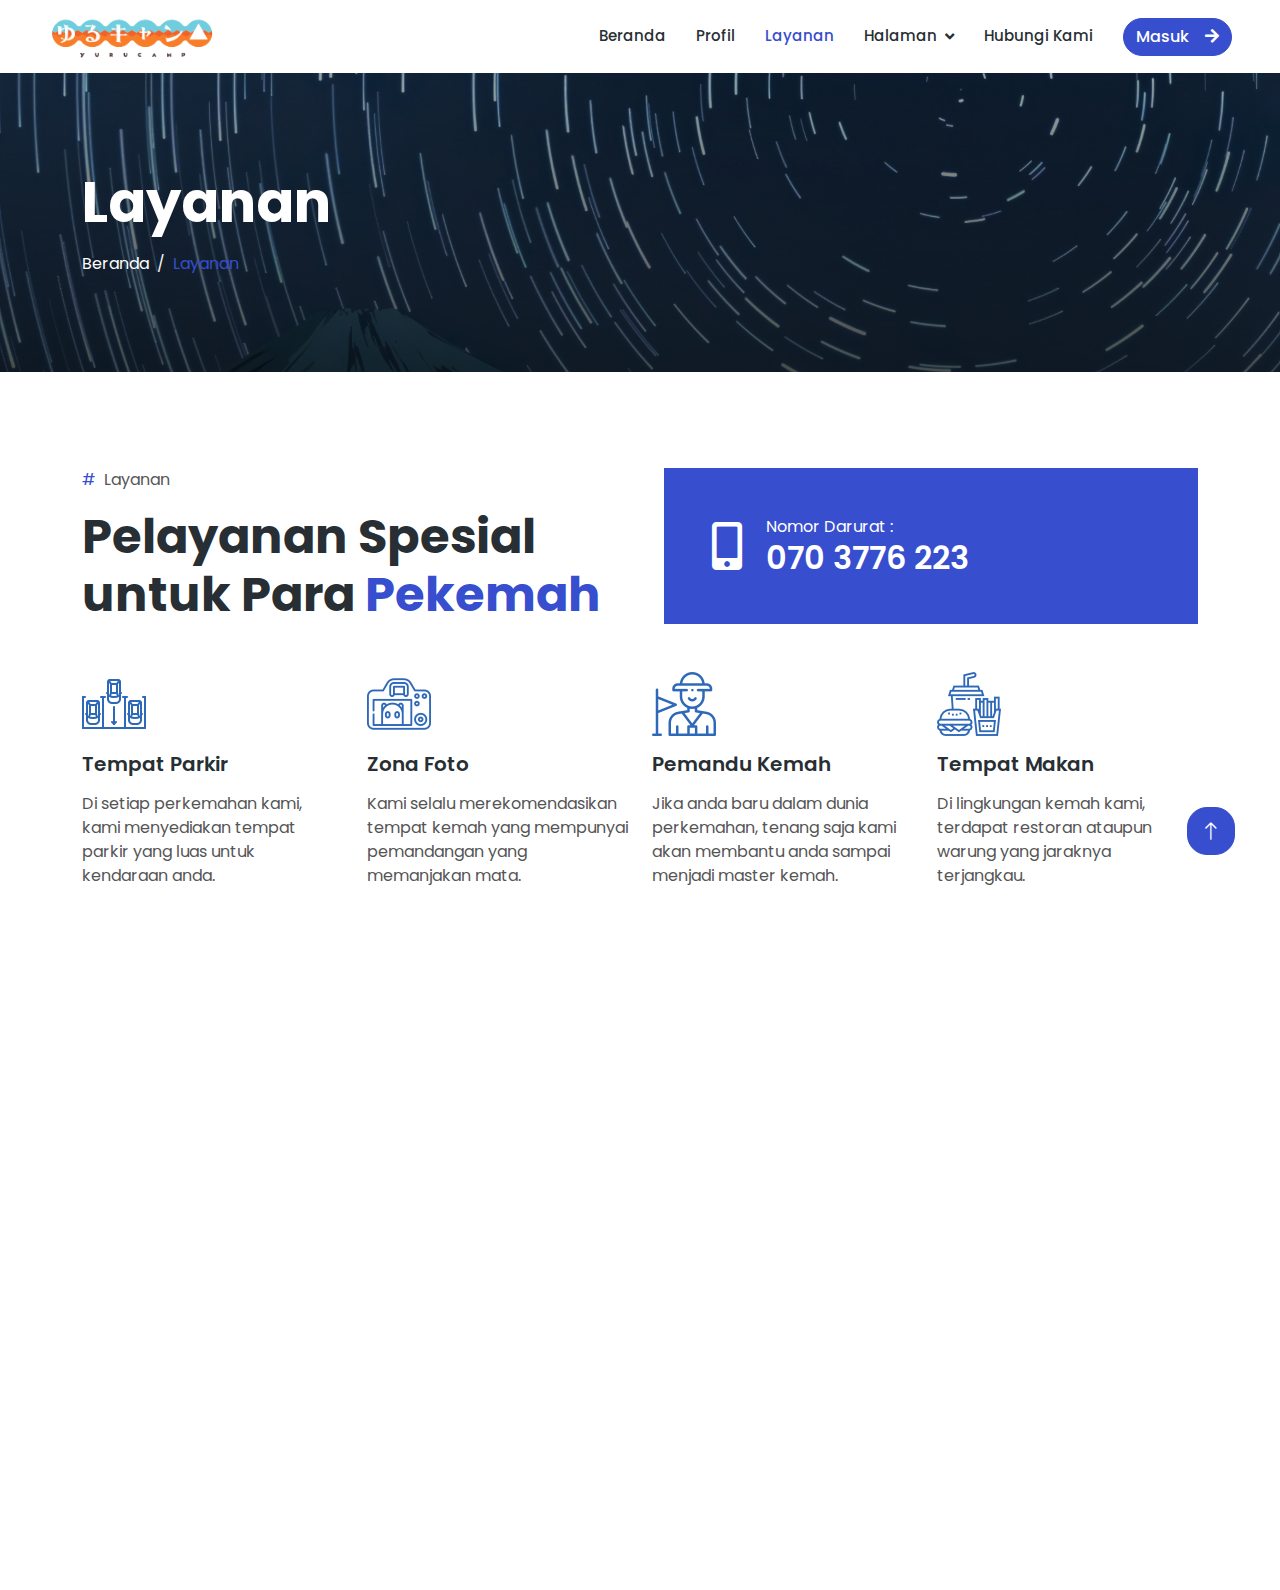
<file: service.html>
<!DOCTYPE html>
<html lang="en">
  <head>
    <meta charset="utf-8" />
    <title>Layanan</title>
    <meta content="width=device-width, initial-scale=1.0" name="viewport" />
    <meta content="" name="keywords" />
    <meta content="" name="description" />

    <!-- Favicon -->
    <link href="yurucamp/camp.png" rel="icon" />

    <!-- Google Web Fonts -->
    <link rel="preconnect" href="https://fonts.googleapis.com">
<link rel="preconnect" href="https://fonts.gstatic.com" crossorigin>
<link href="https://fonts.googleapis.com/css2?family=Poppins:wght@300;700&display=swap" rel="stylesheet">

    <!-- Icon Font Stylesheet -->
    <link
      href="https://cdnjs.cloudflare.com/ajax/libs/font-awesome/5.10.0/css/all.min.css"
      rel="stylesheet"
    />
    <link
      href="https://cdn.jsdelivr.net/npm/bootstrap-icons@1.4.1/font/bootstrap-icons.css"
      rel="stylesheet"
    />

    <!-- Libraries Stylesheet -->
    <link href="lib/animate/animate.min.css" rel="stylesheet" />
    <link href="lib/lightbox/css/lightbox.min.css" rel="stylesheet" />
    <link href="lib/owlcarousel/assets/owl.carousel.min.css" rel="stylesheet" />

    <!-- Customized Bootstrap Stylesheet -->
    <link href="css/bootstrap.min.css" rel="stylesheet" />

    <!-- Template Stylesheet -->
    <link href="css/style.css" rel="stylesheet" />
  </head>

  <body>
    <!-- Spinner Start -->
    <div
      id="spinner"
      class="show bg-white position-fixed translate-middle w-100 vh-100 top-50 start-50 d-flex align-items-center justify-content-center"
    >
      <div
        class="spinner-border text-primary"
        style="width: 3rem; height: 3rem"
        role="status"
      >
        <span class="sr-only">Loading...</span>
      </div>
    </div>
    <!-- Spinner End -->

    

        <!-- Navbar Start -->
        <nav
        class="navbar navbar-expand-lg bg-white navbar-light sticky-top py-lg-0 px-4 px-lg-5 wow fadeIn"
        data-wow-delay="0.1s"
      >
        <a href="index.html" class="navbar-brand p-0">
          <img class="img-fluid me-3" src="yurucamp/Yuru camp logo.png" alt="Icon" />
          <h1 class="m-0 text-primary"></h1>
        </a>
        <button
          type="button"
          class="navbar-toggler"
          data-bs-toggle="collapse"
          data-bs-target="#navbarCollapse"
        >
          <span class="navbar-toggler-icon"></span>
        </button>
        <div class="collapse navbar-collapse py-4 py-lg-0" id="navbarCollapse">
          <div class="navbar-nav ms-auto">
            <a href="index.html" class="nav-item nav-link">Beranda</a>
            <a href="about.html" class="nav-item nav-link">Profil</a>
            <a href="service.html" class="nav-item nav-link active">Layanan</a>
            <div class="nav-item dropdown">
              <a
                href="#"
                class="nav-link dropdown-toggle"
                data-bs-toggle="dropdown"
                >Halaman</a
              >
              <div class="dropdown-menu rounded-0 rounded-bottom m-0">
                <a href="animal.html" class="dropdown-item">Galeri</a>
                <a href="membership.html" class="dropdown-item">Pemesanan</a>
                <a href="visiting.html" class="dropdown-item">Jam Buka</a>
                <a href="testimonial.html" class="dropdown-item">Testimoni</a>
                <a href="event.html" class="dropdown-item">Berita</a>
              </div>
            </div>
            <a href="contact.html" class="nav-item nav-link">Hubungi Kami</a>
          </div>
          <a href="login.html" target="_blank" class="btn btn-primary"
            >Masuk<i class="fa fa-arrow-right ms-3"></i
          ></a>
        </div>
      </nav>
      <!-- Navbar End -->

    <!-- Page Header Start -->
    <div
      class="container-fluid header-bg py-5 mb-5 wow fadeIn"
      data-wow-delay="0.1s"
    >
      <div class="container py-5">
        <h1 class="display-4 text-white mb-3 animated slideInDown">Layanan</h1>
        <nav aria-label="breadcrumb animated slideInDown">
          <ol class="breadcrumb mb-0">
            <li class="breadcrumb-item">
              <a class="text-white" href="index.html">Beranda</a>
            </li>
            <li class="breadcrumb-item text-primary active" aria-current="page">
              Layanan
            </li>
          </ol>
        </nav>
      </div>
    </div>
    <!-- Page Header End -->

     <!-- Service Start -->
     <div class="container-xxl py-5">
      <div class="container">
        <div class="row g-5 mb-5 wow fadeInUp" data-wow-delay="0.1s">
          <div class="col-lg-6">
            <p><span class="text-primary me-2">#</span>Layanan</p>
            <h1 class="display-5 mb-0">
              Pelayanan Spesial untuk Para
              <span class="text-primary">Pekemah</span>
            </h1>
          </div>
          <div class="col-lg-6">
            <div
              class="bg-primary h-100 d-flex align-items-center py-4 px-4 px-sm-5"
            >
              <i class="fa fa-3x fa-mobile-alt text-white"></i>
              <div class="ms-4">
                <p class="text-white mb-0">Nomor Darurat :</p>
                <h2 class="text-white mb-0">070 3776 223</h2>
              </div>
            </div>
          </div>
        </div>
        <div class="row gy-5 gx-4">
          <div
            class="col-lg-3 col-md-4 col-sm-6 wow fadeInUp"
            data-wow-delay="0.1s"
          >
            <img class="img-fluid mb-3" src="img/icon/icon-2.png" alt="Icon" />
            <h5 class="mb-3">Tempat Parkir</h5>
            <span
              >Di setiap perkemahan kami, kami menyediakan tempat parkir yang luas
              untuk kendaraan anda.</span
            >
          </div>
          <div
            class="col-lg-3 col-md-4 col-sm-6 wow fadeInUp"
            data-wow-delay="0.3s"
          >
            <img class="img-fluid mb-3" src="img/icon/icon-3.png" alt="Icon" />
            <h5 class="mb-3">Zona Foto</h5>
            <span
              >Kami selalu merekomendasikan tempat kemah
              yang mempunyai pemandangan yang memanjakan mata.</span
            >
          </div>
          <div
            class="col-lg-3 col-md-4 col-sm-6 wow fadeInUp"
            data-wow-delay="0.5s"
          >
            <img class="img-fluid mb-3" src="img/icon/icon-4.png" alt="Icon" />
            <h5 class="mb-3">Pemandu Kemah</h5>
            <span
              >Jika anda baru dalam dunia perkemahan, tenang saja kami
              akan membantu anda sampai menjadi master kemah.</span
            >
          </div>
          <div
            class="col-lg-3 col-md-4 col-sm-6 wow fadeInUp"
            data-wow-delay="0.7s"
          >
            <img class="img-fluid mb-3" src="img/icon/icon-5.png" alt="Icon" />
            <h5 class="mb-3">Tempat Makan</h5>
            <span
              >Di lingkungan kemah kami, terdapat restoran ataupun warung 
              yang jaraknya terjangkau.</span
            >
          </div>
          <div
            class="col-lg-3 col-md-4 col-sm-6 wow fadeInUp"
            data-wow-delay="0.1s"
          >
            <img class="img-fluid mb-3" src="img/icon/icon-6.png" alt="Icon" />
            <h5 class="mb-3">Supermarket</h5>
            <span
              >Terdapat 2 Supermarket di lingkungan perkemahan kami,
              supaya anda mudah dalam mencari obat atau lainnya.</span
            >
          </div>
          <div
            class="col-lg-3 col-md-4 col-sm-6 wow fadeInUp"
            data-wow-delay="0.3s"
          >
            <img class="img-fluid mb-3" src="img/icon/icon-7.png" alt="Icon" />
            <h5 class="mb-3">Wi-Fi Gratis</h5>
            <span
              >Kami menyediakan internet gratis untuk mempermudah anda
              dalam menghubungi keluarga atau teman. </span
            >
          </div>
          <div
            class="col-lg-3 col-md-4 col-sm-6 wow fadeInUp"
            data-wow-delay="0.5s"
          >
            <img class="img-fluid mb-3" src="img/icon/icon-8.png" alt="Icon" />
            <h5 class="mb-3">Taman Bermain</h5>
            <span
              >Kami menyediakan taman bermain bagi anda atau
               <br> anak anda yang ingin bermain. Keamanan anda dijamin.</span
            >
          </div>
          <div
            class="col-lg-3 col-md-4 col-sm-6 wow fadeInUp"
            data-wow-delay="0.7s"
          >
            <img class="img-fluid mb-3" src="img/icon/icon-9.png" alt="Icon" />
            <h5 class="mb-3">Klinik</h5>
            <span
              >Kami menyediakan klinik bagi anda yang merasa tidak enak badan
              waktu sedang berada di perkemahan.</span
            >
          </div>
        </div>
      </div>
    </div>
    <!-- Service End -->

    <!-- Footer Start -->
    <div
      class="container-fluid footer bg-dark text-light footer mt-5 pt-5 wow fadeIn"
      data-wow-delay="0.1s"
    >
      <div class="container py-5">
        <div class="row g-5">
          <div class="col-lg-3 col-md-6">
            <img src="yurucamp/Yuru camp logo.png" width="60%">
            <p class="mb-2">Adaptasi serial anime televisi untuk Yuru Camp telah tayang perdana pada 4 Januari 2018,
               disutradarai oleh Yoshiaki Kyōgoku serta diproduksi oleh C-Station.
          </div>
          <div class="col-lg-3 col-md-6">
            <h5 class="text-light mb-4">Menu</h5>
            <a class="btn btn-link" href="about.html">Profil</a>
            <a class="btn btn-link" href="contact.html">Hubungi Kami</a>
            <a class="btn btn-link" href="service.html">Layanan</a>
          </div>
          <div class="col-lg-3 col-md-6">
            <h5 class="text-light mb-4">Kontak</h5>
            <p class="mb-2">070 3776 223</p>
          </div>
          <div class="col-lg-3 col-md-6">
            <h5 class="text-light mb-4">Berlangganan</h5>
            <p>Masuk agar tidak ketinggalan berita dari kami.</p>
            <div class="position-relative mx-auto" style="max-width: 400px">
              <input
                class="form-control border-0 w-100 py-8 ps-4 pe-5"
                type="text"
                placeholder="Email Kamu"
              >
              <button
                type="button"
                class="btn btn-primary py-2 position-left top-4 end-0 mt-2 me-6"
              >
                Masuk
              </button>
            </div>
          </div>
        </div>
      </div>
    </div>
    <!-- Footer End -->

    <!-- Back to Top -->
    <a href="#" class="btn btn-lg btn-primary btn-lg-square back-to-top"
      ><i class="bi bi-arrow-up"></i
    ></a>

    <!-- JavaScript Libraries -->
    <script src="https://code.jquery.com/jquery-3.4.1.min.js"></script>
    <script src="https://cdn.jsdelivr.net/npm/bootstrap@5.0.0/dist/js/bootstrap.bundle.min.js"></script>
    <script src="lib/wow/wow.min.js"></script>
    <script src="lib/easing/easing.min.js"></script>
    <script src="lib/waypoints/waypoints.min.js"></script>
    <script src="lib/counterup/counterup.min.js"></script>
    <script src="lib/owlcarousel/owl.carousel.min.js"></script>
    <script src="lib/lightbox/js/lightbox.min.js"></script>

    <!-- Template Javascript -->
    <script src="js/main.js"></script>
  </body>
</html>
</file>
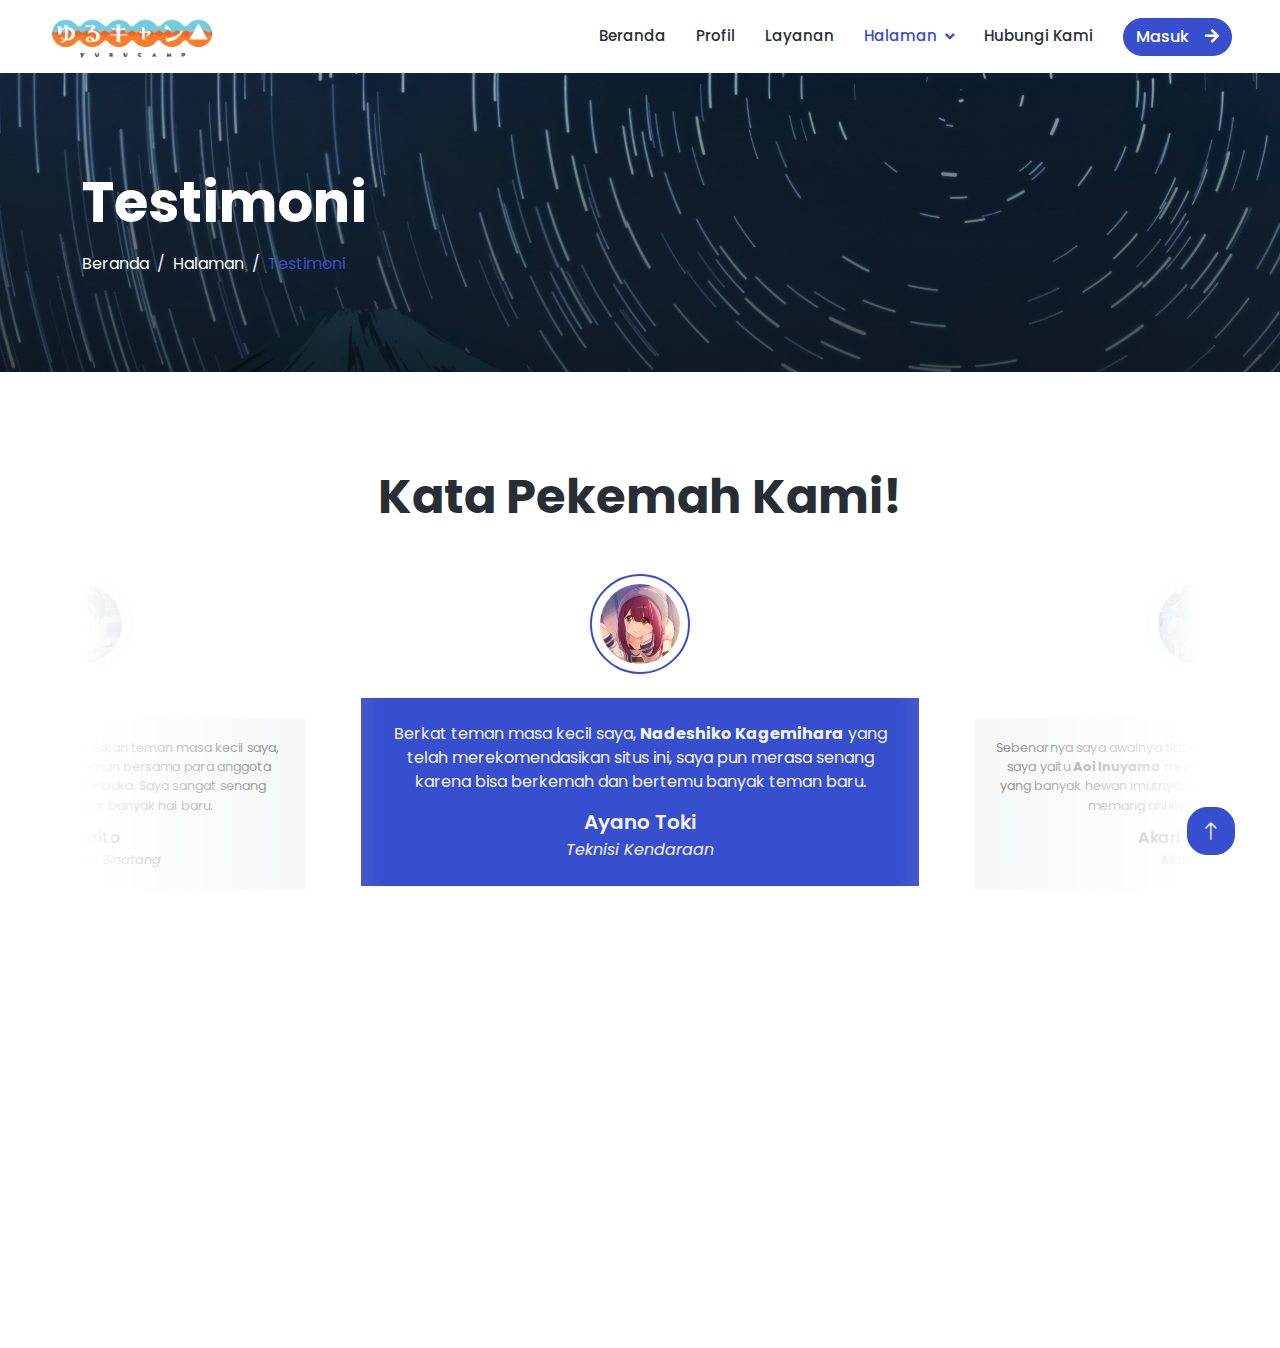
<file: testimonial.html>
<!DOCTYPE html>
<html lang="en">
  <head>
    <meta charset="utf-8" />
    <title>Testimoni</title>
    <meta content="width=device-width, initial-scale=1.0" name="viewport" />
    <meta content="" name="keywords" />
    <meta content="" name="description" />

    <!-- Favicon -->
    <link href="yurucamp/camp.png" rel="icon" />

    <!-- Google Web Fonts -->
    <link rel="preconnect" href="https://fonts.googleapis.com">
<link rel="preconnect" href="https://fonts.gstatic.com" crossorigin>
<link href="https://fonts.googleapis.com/css2?family=Poppins:wght@300;700&display=swap" rel="stylesheet">

    <!-- Icon Font Stylesheet -->
    <link
      href="https://cdnjs.cloudflare.com/ajax/libs/font-awesome/5.10.0/css/all.min.css"
      rel="stylesheet"
    />
    <link
      href="https://cdn.jsdelivr.net/npm/bootstrap-icons@1.4.1/font/bootstrap-icons.css"
      rel="stylesheet"
    />

    <!-- Libraries Stylesheet -->
    <link href="lib/animate/animate.min.css" rel="stylesheet" />
    <link href="lib/lightbox/css/lightbox.min.css" rel="stylesheet" />
    <link href="lib/owlcarousel/assets/owl.carousel.min.css" rel="stylesheet" />

    <!-- Customized Bootstrap Stylesheet -->
    <link href="css/bootstrap.min.css" rel="stylesheet" />

    <!-- Template Stylesheet -->
    <link href="css/style.css" rel="stylesheet" />
  </head>

  <body>
    <!-- Spinner Start -->
    <div
      id="spinner"
      class="show bg-white position-fixed translate-middle w-100 vh-100 top-50 start-50 d-flex align-items-center justify-content-center"
    >
      <div
        class="spinner-border text-primary"
        style="width: 3rem; height: 3rem"
        role="status"
      >
        <span class="sr-only">Loading...</span>
      </div>
    </div>
    <!-- Spinner End -->

    <!-- Navbar Start -->
    <nav
      class="navbar navbar-expand-lg bg-white navbar-light sticky-top py-lg-0 px-4 px-lg-5 wow fadeIn"
      data-wow-delay="0.1s"
    >
      <a href="index.html" class="navbar-brand p-0">
        <img class="img-fluid me-3" src="yurucamp/Yuru camp logo.png" alt="Icon" />
        <h1 class="m-0 text-primary"></h1>
      </a>
      <button
        type="button"
        class="navbar-toggler"
        data-bs-toggle="collapse"
        data-bs-target="#navbarCollapse"
      >
        <span class="navbar-toggler-icon"></span>
      </button>
      <div class="collapse navbar-collapse py-4 py-lg-0" id="navbarCollapse">
        <div class="navbar-nav ms-auto">
          <a href="index.html" class="nav-item nav-link">Beranda</a>
          <a href="about.html" class="nav-item nav-link">Profil</a>
          <a href="service.html" class="nav-item nav-link">Layanan</a>
          <div class="nav-item dropdown">
            <a
              href="#"
              class="nav-link active dropdown-toggle"
              data-bs-toggle="dropdown"
              >Halaman</a
            >
            <div class="dropdown-menu rounded-0 rounded-bottom m-0">
              <a href="animal.html" class="dropdown-item">Galeri</a>
              <a href="membership.html" class="dropdown-item">Pemesanan</a>
              <a href="visiting.html" class="dropdown-item">Jam Buka</a>
              <a href="testimonial.html" class="dropdown-item">Testimoni</a>
              <a href="event.html" class="dropdown-item">Berita</a>
            </div>
          </div>
          <a href="contact.html" class="nav-item nav-link">Hubungi Kami</a>
        </div>
        <a href="login.html" target="_blank" class="btn btn-primary"
          >Masuk<i class="fa fa-arrow-right ms-3"></i
        ></a>
      </div>
    </nav>
    <!-- Navbar End -->

    <!-- Page Header Start -->
    <div
      class="container-fluid header-bg py-5 mb-5 wow fadeIn"
      data-wow-delay="0.1s"
    >
      <div class="container py-5">
        <h1 class="display-4 text-white mb-3 animated slideInDown">
          Testimoni
        </h1>
        <nav aria-label="breadcrumb animated slideInDown">
          <ol class="breadcrumb mb-0">
            <li class="breadcrumb-item">
              <a class="text-white" href="index.html">Beranda</a>
            </li>
            <li class="breadcrumb-item">
              <a class="text-white" href="#">Halaman</a>
            </li>
            <li class="breadcrumb-item text-primary active" aria-current="page">
              Testimoni
            </li>
          </ol>
        </nav>
      </div>
    </div>
    <!-- Page Header End -->

    <!-- Testimonial Start -->
    <div class="container-xxl py-5">
      <div class="container">
        <h1
          class="display-5 text-center mb-5 wow fadeInUp"
          data-wow-delay="0.1s"
        >
          Kata Pekemah Kami!
        </h1>
        <div
          class="owl-carousel testimonial-carousel wow fadeInUp"
          data-wow-delay="0.1s"
        >
          <div class="testimonial-item text-center">
            <img
              class="img-fluid rounded-circle border border-2 p-2 mx-auto mb-4"
              src="Testimoni/1140286.png"
              style="width: 100px; height: 100px"
            >
            <div class="testimonial-text rounded text-center p-4">
              <p>
                Berkat teman masa kecil saya, <b>Nadeshiko Kagemihara</b>
                yang telah merekomendasikan situs ini, saya pun 
                merasa senang karena bisa berkemah dan bertemu banyak
                teman baru.
              </p>
              <h5 class="mb-1">Ayano Toki</h5>
              <span class="fst-italic">Teknisi Kendaraan</span>
            </div>
          </div>
          <div class="testimonial-item text-center">
            <img
              class="img-fluid rounded-circle border border-2 p-2 mx-auto mb-4"
              src="Testimoni/1140046 - Copy.jpg"
              style="width: 100px; height: 100px"
            />
            <div class="testimonial-text rounded text-center p-4">
              <p>
                Sebenarnya saya awalnya tidak suka berkemah,
                tapi saat kakak saya yaitu <b>Aoi Inuyama</b> merekomendasikan
                tempat kemah yang banyak hewan imutnya, saya jadi suka 
                berkemah. Mereka memang ahlinya dalam berkemah.
              </p>
              <h5 class="mb-1">Akari Inuyama</h5>
              <span class="fst-italic">Mahasiswa</span>
            </div>
          </div>
          <div class="testimonial-item text-center">
            <img
              class="img-fluid rounded-circle border border-2 p-2 mx-auto mb-4"
              src="Testimoni/1010449.jpg"
              style="width: 100px; height: 100px"
            />
            <div class="testimonial-text rounded text-center p-4">
              <p>
                Saat SMA dulu, saya direkomendasikan teman masa kecil
                saya, <b>Shima Rin</b> untuk melakukan kemah bersama 
                para anggota Ekstrakulikulerkegiatan alam terbuka.
                Saya sangat senang karena saya bisa belajar
                banyak hal baru.
              </p>
              <h5 class="mb-1">Ena Saito</h5>
              <span class="fst-italic">Pegawai Salon Binatang</span>
            </div>
          </div>
        </div>
      </div>
    </div>
    <!-- Testimonial End -->

    <!-- Footer Start -->
    <div
      class="container-fluid footer bg-dark text-light footer mt-5 pt-5 wow fadeIn"
      data-wow-delay="0.1s"
    >
      <div class="container py-5">
        <div class="row g-5">
          <div class="col-lg-3 col-md-6">
            <img src="yurucamp/Yuru camp logo.png" width="60%">
            <p class="mb-2">Adaptasi serial anime televisi untuk Yuru Camp telah tayang perdana pada 4 Januari 2018,
               disutradarai oleh Yoshiaki Kyōgoku serta diproduksi oleh C-Station.
          </div>
          <div class="col-lg-3 col-md-6">
            <h5 class="text-light mb-4">Menu</h5>
            <a class="btn btn-link" href="about.html">Profil</a>
            <a class="btn btn-link" href="contact.html">Hubungi Kami</a>
            <a class="btn btn-link" href="service.html">Layanan</a>
          </div>
          <div class="col-lg-3 col-md-6">
            <h5 class="text-light mb-4">Kontak</h5>
            <p class="mb-2">070 3776 223</p>
          </div>
          <div class="col-lg-3 col-md-6">
            <h5 class="text-light mb-4">Berlangganan</h5>
            <p>Masuk agar tidak ketinggalan berita dari kami.</p>
            <div class="position-relative mx-auto" style="max-width: 400px">
              <input
                class="form-control border-0 w-100 py-8 ps-4 pe-5"
                type="text"
                placeholder="Email Kamu"
              >
              <button
                type="button"
                class="btn btn-primary py-2 position-left top-4 end-0 mt-2 me-6"
              >
                Masuk
              </button>
            </div>
          </div>
        </div>
      </div>
    </div>
    <!-- Footer End -->

    <!-- Back to Top -->
    <a href="#" class="btn btn-lg btn-primary btn-lg-square back-to-top"
      ><i class="bi bi-arrow-up"></i
    ></a>

    <!-- JavaScript Libraries -->
    <script src="https://code.jquery.com/jquery-3.4.1.min.js"></script>
    <script src="https://cdn.jsdelivr.net/npm/bootstrap@5.0.0/dist/js/bootstrap.bundle.min.js"></script>
    <script src="lib/wow/wow.min.js"></script>
    <script src="lib/easing/easing.min.js"></script>
    <script src="lib/waypoints/waypoints.min.js"></script>
    <script src="lib/counterup/counterup.min.js"></script>
    <script src="lib/owlcarousel/owl.carousel.min.js"></script>
    <script src="lib/lightbox/js/lightbox.min.js"></script>

    <!-- Template Javascript -->
    <script src="js/main.js"></script>
  </body>
</html>
</file>
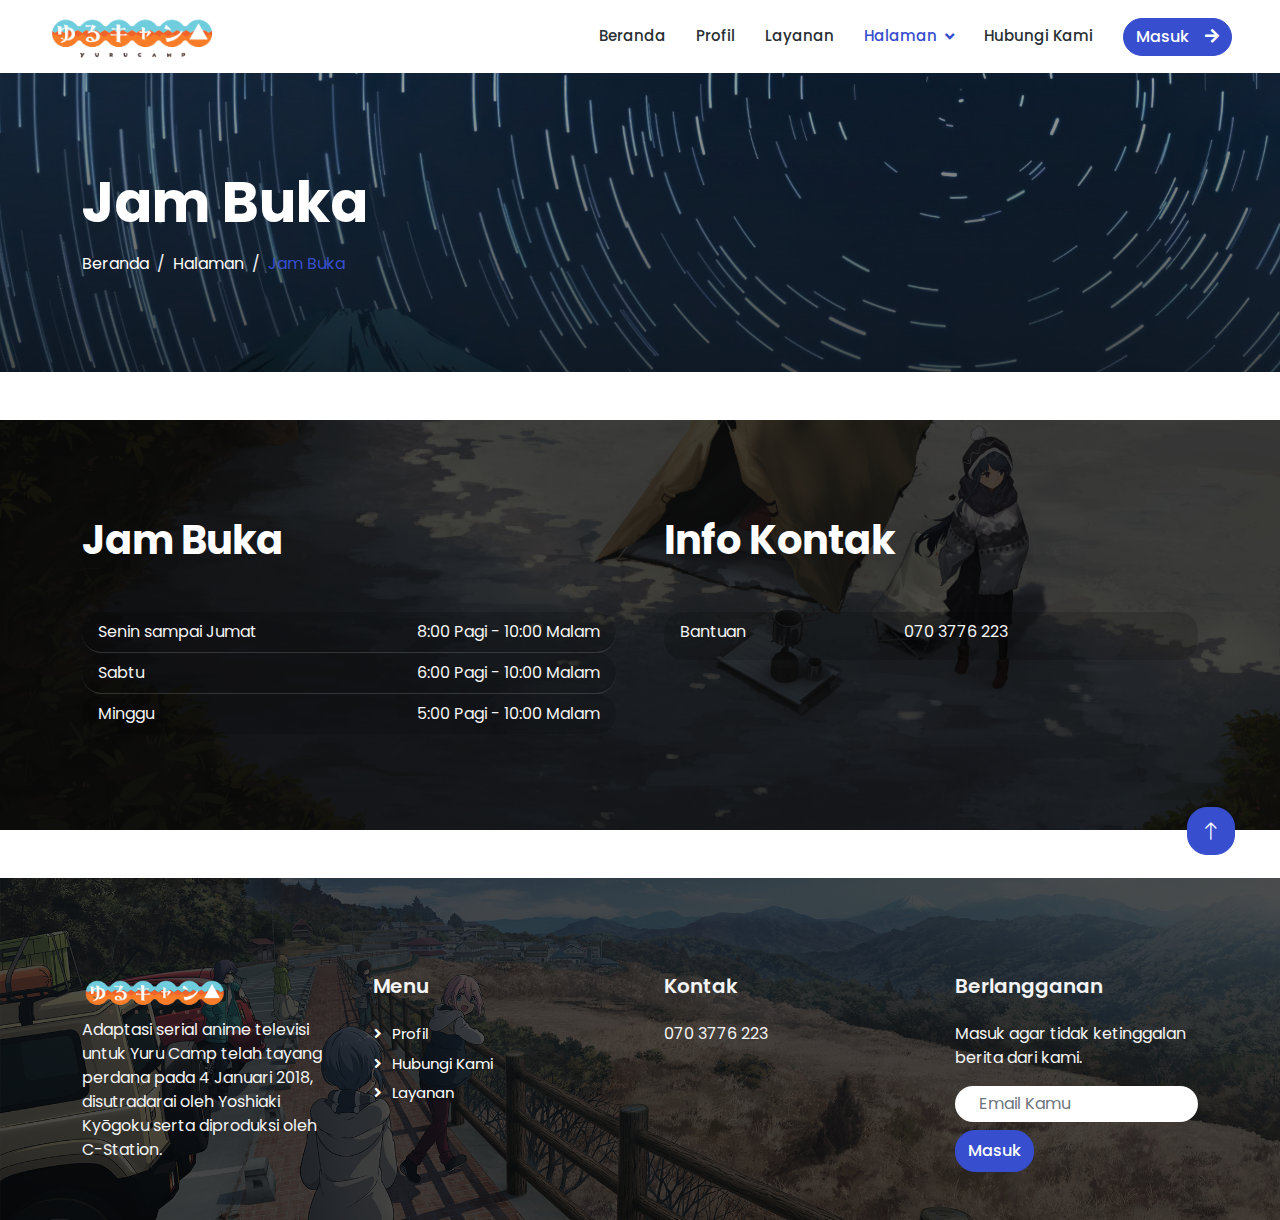
<file: visiting.html>
<!DOCTYPE html>
<html lang="en">
  <head>
    <meta charset="utf-8" />
    <title>Jam Buka</title>
    <meta content="width=device-width, initial-scale=1.0" name="viewport" />
    <meta content="" name="keywords" />
    <meta content="" name="description" />

    <!-- Favicon -->
    <link href="yurucamp/camp.png" rel="icon" />

    <!-- Google Web Fonts -->
    <link rel="preconnect" href="https://fonts.googleapis.com">
<link rel="preconnect" href="https://fonts.gstatic.com" crossorigin>
<link href="https://fonts.googleapis.com/css2?family=Poppins:wght@300;700&display=swap" rel="stylesheet">

    <!-- Icon Font Stylesheet -->
    <link
      href="https://cdnjs.cloudflare.com/ajax/libs/font-awesome/5.10.0/css/all.min.css"
      rel="stylesheet"
    />
    <link
      href="https://cdn.jsdelivr.net/npm/bootstrap-icons@1.4.1/font/bootstrap-icons.css"
      rel="stylesheet"
    />

    <!-- Libraries Stylesheet -->
    <link href="lib/animate/animate.min.css" rel="stylesheet" />
    <link href="lib/lightbox/css/lightbox.min.css" rel="stylesheet" />
    <link href="lib/owlcarousel/assets/owl.carousel.min.css" rel="stylesheet" />

    <!-- Customized Bootstrap Stylesheet -->
    <link href="css/bootstrap.min.css" rel="stylesheet" />

    <!-- Template Stylesheet -->
    <link href="css/style.css" rel="stylesheet" />
  </head>

  <body>
    <!-- Spinner Start -->
    <div
      id="spinner"
      class="show bg-white position-fixed translate-middle w-100 vh-100 top-50 start-50 d-flex align-items-center justify-content-center"
    >
      <div
        class="spinner-border text-primary"
        style="width: 3rem; height: 3rem"
        role="status"
      >
        <span class="sr-only">Loading...</span>
      </div>
    </div>
    <!-- Spinner End -->

    <!-- Navbar Start -->
    <nav
      class="navbar navbar-expand-lg bg-white navbar-light sticky-top py-lg-0 px-4 px-lg-5 wow fadeIn"
      data-wow-delay="0.1s"
    >
      <a href="index.html" class="navbar-brand p-0">
        <img class="img-fluid me-3" src="yurucamp/Yuru camp logo.png" alt="Icon" />
        <h1 class="m-0 text-primary"></h1>
      </a>
      <button
        type="button"
        class="navbar-toggler"
        data-bs-toggle="collapse"
        data-bs-target="#navbarCollapse"
      >
        <span class="navbar-toggler-icon"></span>
      </button>
      <div class="collapse navbar-collapse py-4 py-lg-0" id="navbarCollapse">
        <div class="navbar-nav ms-auto">
          <a href="index.html" class="nav-item nav-link">Beranda</a>
          <a href="about.html" class="nav-item nav-link">Profil</a>
          <a href="service.html" class="nav-item nav-link">Layanan</a>
          <div class="nav-item dropdown">
            <a
              href="#"
              class="nav-link dropdown-toggle active"
              data-bs-toggle="dropdown"
              >Halaman</a
            >
            <div class="dropdown-menu rounded-0 rounded-bottom m-0">
              <a href="animal.html" class="dropdown-item">Galeri</a>
              <a href="membership.html" class="dropdown-item">Pemesanan</a>
              <a href="visiting.html" class="dropdown-item">Jam Buka</a>
              <a href="testimonial.html" class="dropdown-item">Testimoni</a>
              <a href="event.html" class="dropdown-item">Berita</a>
            </div>
          </div>
          <a href="contact.html" class="nav-item nav-link">Hubungi Kami</a>
        </div>
        <a href="login.html" target="_blank" class="btn btn-primary"
          >Masuk<i class="fa fa-arrow-right ms-3"></i
        ></a>
      </div>
    </nav>
    <!-- Navbar End -->

    <!-- Page Header Start -->
    <div
      class="container-fluid header-bg py-5 mb-5 wow fadeIn"
      data-wow-delay="0.1s"
    >
      <div class="container py-5">
        <h1 class="display-4 text-white mb-3 animated slideInDown">
          Jam Buka
        </h1>
        <nav aria-label="breadcrumb animated slideInDown">
          <ol class="breadcrumb mb-0">
            <li class="breadcrumb-item">
              <a class="text-white" href="index.html">Beranda</a>
            </li>
            <li class="breadcrumb-item">
              <a class="text-white" href="index.html">Halaman</a>
            </li>
            <li class="breadcrumb-item text-primary active" aria-current="page">
              Jam Buka
            </li>
          </ol>
        </nav>
      </div>
    </div>
    <!-- Page Header End -->

        <!-- Visiting Hours Start -->
        <div
        class="container-xxl bg-primary visiting-hours my-5 py-5 wow fadeInUp"
        data-wow-delay="0.1s"
      >
        <div class="container py-5">
          <div class="row g-5">
            <div class="col-md-6 wow fadeIn" data-wow-delay="0.3s">
              <h1 class="display-6 text-white mb-5">Jam Buka</h1>
              <ul class="list-group list-group-flush">
                <li class="list-group-item">
                  <span>Senin sampai Jumat</span>
                  <span>8:00 Pagi - 10:00 Malam</span>
                <li class="list-group-item">
                  <span>Sabtu</span>
                  <span>6:00 Pagi - 10:00 Malam</span>
                </li>
                <li class="list-group-item">
                  <span>Minggu</span>
                  <span>5:00 Pagi - 10:00 Malam</span>
                </li>
              </ul>
            </div>
            <div class="col-md-6 text-light wow fadeIn" data-wow-delay="0.5s">
              <h1 class="display-6 text-white mb-5">Info Kontak</h1>
              <table class="table">
                <tbody>
                  <tr>
                    <td>Bantuan</td>
                    <td>
                      <p class="mb-2">070 3776 223</p>
                    </td>
                  </tr>
                </tbody>
              </table>
            </div>
          </div>
        </div>
      </div>
      <!-- Visiting Hours End -->

    <!-- Footer Start -->
    <div
      class="container-fluid footer bg-dark text-light footer mt-5 pt-5 wow fadeIn"
      data-wow-delay="0.1s"
    >
      <div class="container py-5">
        <div class="row g-5">
          <div class="col-lg-3 col-md-6">
            <img src="yurucamp/Yuru camp logo.png" width="60%">
            <p class="mb-2">Adaptasi serial anime televisi untuk Yuru Camp telah tayang perdana pada 4 Januari 2018,
               disutradarai oleh Yoshiaki Kyōgoku serta diproduksi oleh C-Station.
          </div>
          <div class="col-lg-3 col-md-6">
            <h5 class="text-light mb-4">Menu</h5>
            <a class="btn btn-link" href="about.html">Profil</a>
            <a class="btn btn-link" href="contact.html">Hubungi Kami</a>
            <a class="btn btn-link" href="service.html">Layanan</a>
          </div>
          <div class="col-lg-3 col-md-6">
            <h5 class="text-light mb-4">Kontak</h5>
            <p class="mb-2">070 3776 223</p>
          </div>
          <div class="col-lg-3 col-md-6">
            <h5 class="text-light mb-4">Berlangganan</h5>
            <p>Masuk agar tidak ketinggalan berita dari kami.</p>
            <div class="position-relative mx-auto" style="max-width: 400px">
              <input
                class="form-control border-0 w-100 py-8 ps-4 pe-5"
                type="text"
                placeholder="Email Kamu"
              >
              <button
                type="button"
                class="btn btn-primary py-2 position-left top-4 end-0 mt-2 me-6"
              >
                Masuk
              </button>
            </div>
          </div>
        </div>
      </div>
    </div>
    <!-- Footer End -->

    <!-- Back to Top -->
    <a href="#" class="btn btn-lg btn-primary btn-lg-square back-to-top"
      ><i class="bi bi-arrow-up"></i
    ></a>

    <!-- JavaScript Libraries -->
    <script src="https://code.jquery.com/jquery-3.4.1.min.js"></script>
    <script src="https://cdn.jsdelivr.net/npm/bootstrap@5.0.0/dist/js/bootstrap.bundle.min.js"></script>
    <script src="lib/wow/wow.min.js"></script>
    <script src="lib/easing/easing.min.js"></script>
    <script src="lib/waypoints/waypoints.min.js"></script>
    <script src="lib/counterup/counterup.min.js"></script>
    <script src="lib/owlcarousel/owl.carousel.min.js"></script>
    <script src="lib/lightbox/js/lightbox.min.js"></script>

    <!-- Template Javascript -->
    <script src="js/main.js"></script>
  </body>
</html>
</file>
<file: css/style.css>
/********** Template CSS **********/
:root {
    --primary: #374ece;
    --light: #F3F4F5;
    --dark: #282F34;
}

.back-to-top {
    position: fixed;
    display: none;
    right: 45px;
    bottom: 45px;
    z-index: 99;
}


/*** Spinner ***/
#spinner {
    opacity: 0;
    visibility: hidden;
    transition: opacity .5s ease-out, visibility 0s linear .5s;
    z-index: 99999;
}

#spinner.show {
    transition: opacity .5s ease-out, visibility 0s linear 0s;
    visibility: visible;
    opacity: 1;
}


/*** Button ***/
.btn {
    font-weight: 500;
    transition: .5s;
}

.btn.btn-primary,
.btn.btn-secondary {
    color: #FFFFFF;
    border-radius: 20px;
}

.btn-square {
    width: 38px;
    height: 38px;
    border-radius: 20px;
}

.btn-sm-square {
    width: 32px;
    height: 32px;
}

.btn-lg-square {
    width: 48px;
    height: 48px;
}

.btn-square,
.btn-sm-square,
.btn-lg-square {
    padding: 0;
    display: flex;
    align-items: center;
    justify-content: center;
    font-weight: normal;
}


/*** Navbar ***/
.navbar.sticky-top {
    top: -100px;
    transition: .5s;
}

.navbar .navbar-brand {
    display: flex;
    align-items: center;
}

.navbar .navbar-brand img {
    max-height: 50px;
}

.navbar .dropdown-toggle::after {
    border: none;
    content: "\f107";
    font-family: "Font Awesome 5 Free";
    font-weight: 900;
    vertical-align: middle;
    margin-left: 8px;
}

.navbar .navbar-nav .nav-link {
    margin-right: 30px;
    padding: 25px 0;
    color: #FFFFFF;
    font-size: 15px;
    font-weight: 500;
    text-transform: none;
    outline: none;
}

.navbar .navbar-nav .nav-link:hover,
.navbar .navbar-nav .nav-link.active {
    color: var(--primary);
}

@media (max-width: 991.98px) {
    .navbar .navbar-nav .nav-link  {
        margin-right: 0;
        padding: 10px 0;
    }

    .navbar .navbar-nav {
        border-top: 1px solid #EEEEEE;
    }
}

.navbar .navbar-nav .nav-link {
    color: var(--dark);
    font-weight: 500;
}

@media (min-width: 992px) {
    .navbar .nav-item .dropdown-menu {
        display: block;
        border: none;
        margin-top: 0;
        top: 150%;
        opacity: 0;
        visibility: hidden;
        transition: .5s;
    }

    .navbar .nav-item:hover .dropdown-menu {
        top: 100%;
        visibility: visible;
        transition: .5s;
        opacity: 1;
    }
}


/*** Header ***/
.header-bg {
    background: linear-gradient(rgba(0, 0, 0, 0.37), rgba(0, 0, 0, .7)), url(../yurucamp/1538830.jpg) center center no-repeat;
    background-size: cover;
}

.btn-play {
    position: relative;
    display: block;
    box-sizing: content-box;
    width: 16px;
    height: 26px;
    border-radius: 100%;
    border: none;
    outline: none !important;
    padding: 18px 20px 20px 28px;
    background: #FFFFFF;
}

.btn-play:before {
    content: "";
    position: absolute;
    z-index: 0;
    left: 50%;
    top: 50%;
    transform: translateX(-50%) translateY(-50%);
    display: block;
    width: 60px;
    height: 60px;
    background: #FFFFFF;
    border-radius: 100%;
    animation: pulse-border 1500ms ease-out infinite;
}

.btn-play:after {
    content: "";
    position: absolute;
    z-index: 1;
    left: 50%;
    top: 50%;
    transform: translateX(-50%) translateY(-50%);
    display: block;
    width: 60px;
    height: 60px;
    background: #FFFFFF;
    border-radius: 100%;
    transition: all 200ms;
}

.btn-play span {
    display: block;
    position: relative;
    z-index: 3;
    width: 0;
    height: 0;
    left: -1px;
    border-left: 16px solid var(--primary);
    border-top: 11px solid transparent;
    border-bottom: 11px solid transparent;
}

@keyframes pulse-border {
    0% {
        transform: translateX(-50%) translateY(-50%) translateZ(0) scale(1);
        opacity: 1;
    }

    100% {
        transform: translateX(-50%) translateY(-50%) translateZ(0) scale(2);
        opacity: 0;
    }
}

.modal-video .modal-dialog {
    position: relative;
    max-width: 800px;
    margin: 60px auto 0 auto;
}

.modal-video .modal-body {
    position: relative;
    padding: 0px;
}

.modal-video .close {
    position: absolute;
    width: 30px;
    height: 30px;
    right: 0px;
    top: -30px;
    z-index: 999;
    font-size: 30px;
    font-weight: normal;
    color: #FFFFFF;
    background: #000000;
    opacity: 1;
}

.header-carousel .owl-nav {
    position: absolute;
    width: 200px;
    height: 40px;
    bottom: 30px;
    left: 50%;
    transform: translateX(-50%);
    display: flex;
    justify-content: space-between;
}

.header-carousel .owl-nav .owl-prev,
.header-carousel .owl-nav .owl-next {
    width: 40px;
    height: 40px;
    display: flex;
    align-items: center;
    justify-content: center;
    color: #FFFFFF;
    background: transparent;
    border: 1px solid #FFFFFF;
    font-size: 22px;
    transition: .5s;
    border-radius: 20px;
}

.header-carousel .owl-nav .owl-prev:hover,
.header-carousel .owl-nav .owl-next:hover {
    background: var(--primary);
    border-color: var(--primary);
    border-radius: 20px;
}

.header-carousel .owl-dots {
    position: absolute;
    height: 45px;
    bottom: 30px;
    left: 50%;
    transform: translateX(-50%);
    display: flex;
    align-items: center;
    justify-content: center;
}

.header-carousel .owl-dot {
    position: relative;
    display: inline-block;
    margin: 0 5px;
    width: 15px;
    height: 15px;
    background: transparent;
    border: 1px solid #FFFFFF;
    transition: .5s;
    border-radius: 20px;
}

.header-carousel .owl-dot::after {
    position: absolute;
    content: "";
    width: 5px;
    height: 5px;
    top: 4px;
    left: 4px;
    background: #FFFFFF;
    border-radius: 20px;
}

.header-carousel .owl-dot.active {
    background: var(--primary);
    border-color: var(--primary);
}

.breadcrumb-item + .breadcrumb-item::before {
    color: var(--light);
}


/*** Img Border ***/
.img-border {
    position: relative;
    height: 100%;
    min-height: 400px;
}

.img-border::before {
    position: absolute;
    content: "";
    top: 0;
    left: 0;
    right: 3rem;
    bottom: 3rem;
    border: 5px solid var(--primary);
    border-radius: 20px;
}

.img-border img {
    position: absolute;
    top: 3rem;
    left: 3rem;
    width: calc(100% - 3rem);
    height: calc(100% - 3rem);
    object-fit: cover;
    border-radius: 20px;
}


/*** Facts & Visiting Hours ***/
.facts {
    background: linear-gradient(rgba(0, 0, 0, .7), rgba(0, 0, 0, .7)), url(../yurucamp/935237.png) center center no-repeat;
    background-size: cover;
}

.visiting-hours {
    background: linear-gradient(rgba(0, 0, 0, .7), rgba(0, 0, 0, .7)), url(../yurucamp/912400.jpg) center center no-repeat;
    background-size: cover;
}

.visiting-hours .list-group-item {
    display: flex;
    justify-content: space-between;
    color: var(--light);
    background: rgba(0, 0, 0, .15);
    border-color: rgba(255, 255, 255, .15);
    border-radius: 20px;
}

.visiting-hours .table {
    color: var(--light);
    background: rgba(0, 0, 0, .15);
    border-radius: 20px;
}

.visiting-hours .table td {
    padding: .5rem 1rem;
    border-color: rgba(255, 255, 255, .15);
    border-radius: 20px;
}

.visiting-hours .table tr:last-child td {
    border: none;
}


/*** Animal ***/
.animal-item {
    position: relative;
    display: block;
}
.animal-item .img-fluid {
    border-radius: 20px;
}


.animal-item .animal-text {
    position: absolute;
    width: 100%;
    height: 100%;
    top: 0;
    left: 0;
    background: rgba(0, 0, 0, 0.178);
    display: flex;
    flex-direction: column;
    justify-content: flex-end;
    padding-bottom: 100px !important;
    opacity: 0;
    transition: .5s;
    border-radius: 20px;
}

.animal-item:hover .animal-text {
    opacity: 1;
    padding-bottom: 20px !important;
}


/*** Membership ***/
.membership-item {
    padding: 45px 30px;
    color: #FFFFFF;
    background: rgba(0, 0, 0, .7);
    border-radius: 20px;
}

.membership-item img {
    position: absolute;
    top: 0;
    left: 0;
    width: 100%;
    height: 100%;
    object-fit: cover;
    z-index: -1;
    border-radius: 20px;
}

.membership-item .display-1 {
    color: transparent;
    -webkit-text-stroke: 2px var(--light);
}


/*** Testimonial ***/

.testimonial-carousel::before {
    position: absolute;
    content: "";
    top: 0;
    left: 0;
    height: 100%;
    width: 0;
    background: linear-gradient(to right, rgba(255, 255, 255, 1) 0%, rgba(255, 255, 255, 0) 100%);
    z-index: 1;
}

.testimonial-carousel::after {
    position: absolute;
    content: "";
    top: 0;
    right: 0;
    height: 100%;
    width: 0;
    background: linear-gradient(to left, rgba(255, 255, 255, 1) 0%, rgba(255, 255, 255, 0) 100%);
    z-index: 1;
}

@media (min-width: 768px) {
    .testimonial-carousel::before,
    .testimonial-carousel::after {
        width: 200px;
    }
}

@media (min-width: 992px) {
    .testimonial-carousel::before,
    .testimonial-carousel::after {
        width: 300px;
    }
}

.testimonial-carousel .owl-item .testimonial-text {
    background: var(--light);
    transform: scale(.8);
    transition: .5s;
}

.testimonial-carousel .owl-item.center .testimonial-text {
    background: var(--primary);
    transform: scale(1);
}

.testimonial-carousel .owl-item .testimonial-text *,
.testimonial-carousel .owl-item .testimonial-item img {
    transition: .5s;
}

.testimonial-carousel .owl-item.center .testimonial-text * {
    color: var(--light) !important;
}

.testimonial-carousel .owl-item.center .testimonial-item img {
    border-color: var(--primary) !important;
} 

.testimonial-carousel .owl-nav {
    position: absolute;
    width: 350px;
    top: 15px;
    left: 50%;
    transform: translateX(-50%);
    display: flex;
    justify-content: space-between;
    opacity: 0;
    transition: .5s;
    z-index: 1;
}

.testimonial-carousel:hover .owl-nav {
    width: 300px;
    opacity: 1;
}

.testimonial-carousel .owl-nav .owl-prev,
.testimonial-carousel .owl-nav .owl-next {
    position: relative;
    color: var(--primary);
    font-size: 45px;
    transition: .5s;
}

.testimonial-carousel .owl-nav .owl-prev:hover,
.testimonial-carousel .owl-nav .owl-next:hover {
    color: var(--dark);
}

textarea {
    resize: none;
}

/*** Footer ***/
.footer {
    background: linear-gradient(rgba(0, 0, 0, .7), rgba(0, 0, 0, .7)), url(../yurucamp/1181542.jpg) center center no-repeat;
    background-size: cover;
}

.footer .btn.btn-social {
    margin-right: 5px;
    width: 35px;
    height: 35px;
    display: flex;
    align-items: center;
    justify-content: center;
    color: var(--light);
    border: 1px solid #FFFFFF;
    transition: .3s;
    border-radius: 20px;
}

.footer .btn.btn-social:hover {
    color: var(--primary);
}

.footer .btn.btn-link {
    display: block;
    margin-bottom: 5px;
    padding: 0;
    text-align: left;
    color: #FFFFFF;
    font-size: 15px;
    font-weight: normal;
    text-transform: capitalize;
    transition: .3s;
}

.footer .form-control {
    border-radius: 20px;
}

.footer .btn.btn-link::before {
    position: relative;
    content: "\f105";
    font-family: "Font Awesome 5 Free";
    font-weight: 900;
    margin-right: 10px;
}

.footer .btn.btn-link:hover {
    color: var(--primary);
    letter-spacing: 1px;
    box-shadow: none;
}

.footer .copyright {
    padding: 25px 0;
    font-size: 15px;
    border-top: 1px solid rgba(256, 256, 256, .1);
}

.footer .copyright a {
    color: var(--light);
}

.footer .copyright a:hover {
    color: var(--primary);
}
</file>
